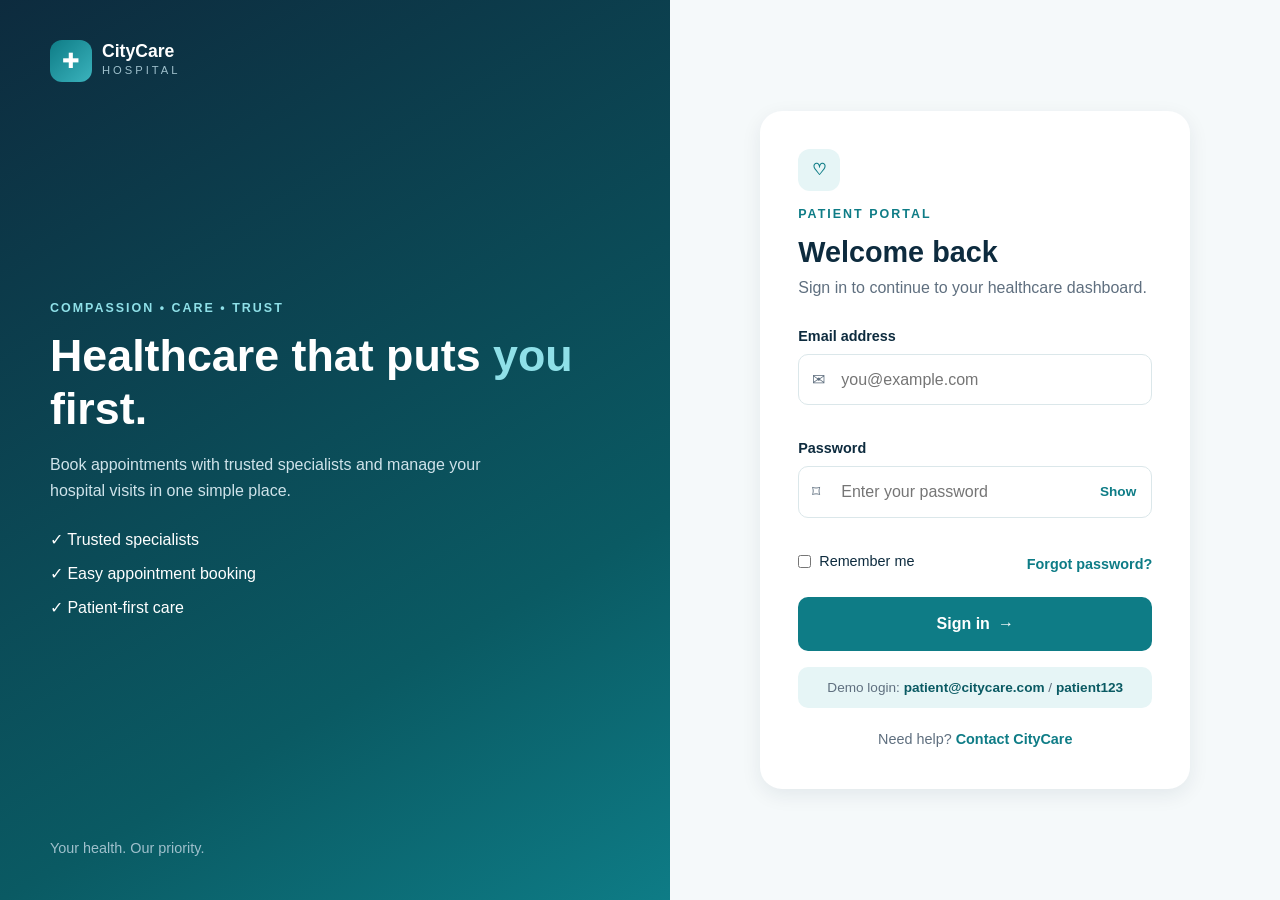
<file: index.html>
<!DOCTYPE html>
<html lang="en">
<head>
  <meta charset="UTF-8">
  <meta name="viewport" content="width=device-width, initial-scale=1.0">
  <meta name="description" content="CityCare Hospital - Hospital Care Management System">
  <title>CityCare Hospital | Login</title>
  <link rel="stylesheet" href="css/style.css">
</head>
<body class="auth-page">
  <main class="auth-shell">
    <section class="auth-visual">
      <div class="brand">
        <div class="brand-mark">✚</div>
        <div><strong>CityCare</strong><span>Hospital</span></div>
      </div>
      <div class="visual-copy">
        <p class="eyebrow">COMPASSION • CARE • TRUST</p>
        <h1>Healthcare that puts <em>you</em> first.</h1>
        <p>Book appointments with trusted specialists and manage your hospital visits in one simple place.</p>
        <div class="care-points">
          <span>✓ Trusted specialists</span>
          <span>✓ Easy appointment booking</span>
          <span>✓ Patient-first care</span>
        </div>
      </div>
      <div class="visual-note">Your health. Our priority.</div>
    </section>

    <section class="auth-card-wrap">
      <div class="auth-card">
        <div class="mobile-brand brand">
          <div class="brand-mark">✚</div>
          <div><strong>CityCare</strong><span>Hospital</span></div>
        </div>
        <div class="auth-heading">
          <span class="mini-icon">♡</span>
          <p class="eyebrow">PATIENT PORTAL</p>
          <h2>Welcome back</h2>
          <p>Sign in to continue to your healthcare dashboard.</p>
        </div>

        <form id="loginForm" novalidate>
          <label for="email">Email address</label>
          <div class="input-wrap">
            <span>✉</span>
            <input id="email" type="email" placeholder="you@example.com" autocomplete="email" required>
          </div>
          <small class="field-error" id="emailError"></small>

          <label for="password">Password</label>
          <div class="input-wrap">
            <span>⌑</span>
            <input id="password" type="password" placeholder="Enter your password" autocomplete="current-password" required>
            <button type="button" class="icon-btn" id="togglePassword" aria-label="Show password">Show</button>
          </div>
          <small class="field-error" id="passwordError"></small>

          <div class="form-row">
            <label class="check"><input type="checkbox" id="remember"> <span>Remember me</span></label>
            <a href="#" id="forgotLink">Forgot password?</a>
          </div>

          <button class="btn btn-primary btn-full" type="submit">Sign in <span>→</span></button>
          <p class="demo-hint">Demo login: <b>patient@citycare.com</b> / <b>patient123</b></p>
          <div class="login-status" id="loginStatus" role="status"></div>
        </form>

        <p class="auth-footer">Need help? <a href="contact.html">Contact CityCare</a></p>
      </div>
    </section>
  </main>
  <script src="js/script.js"></script>
</body>
</html>
</file>
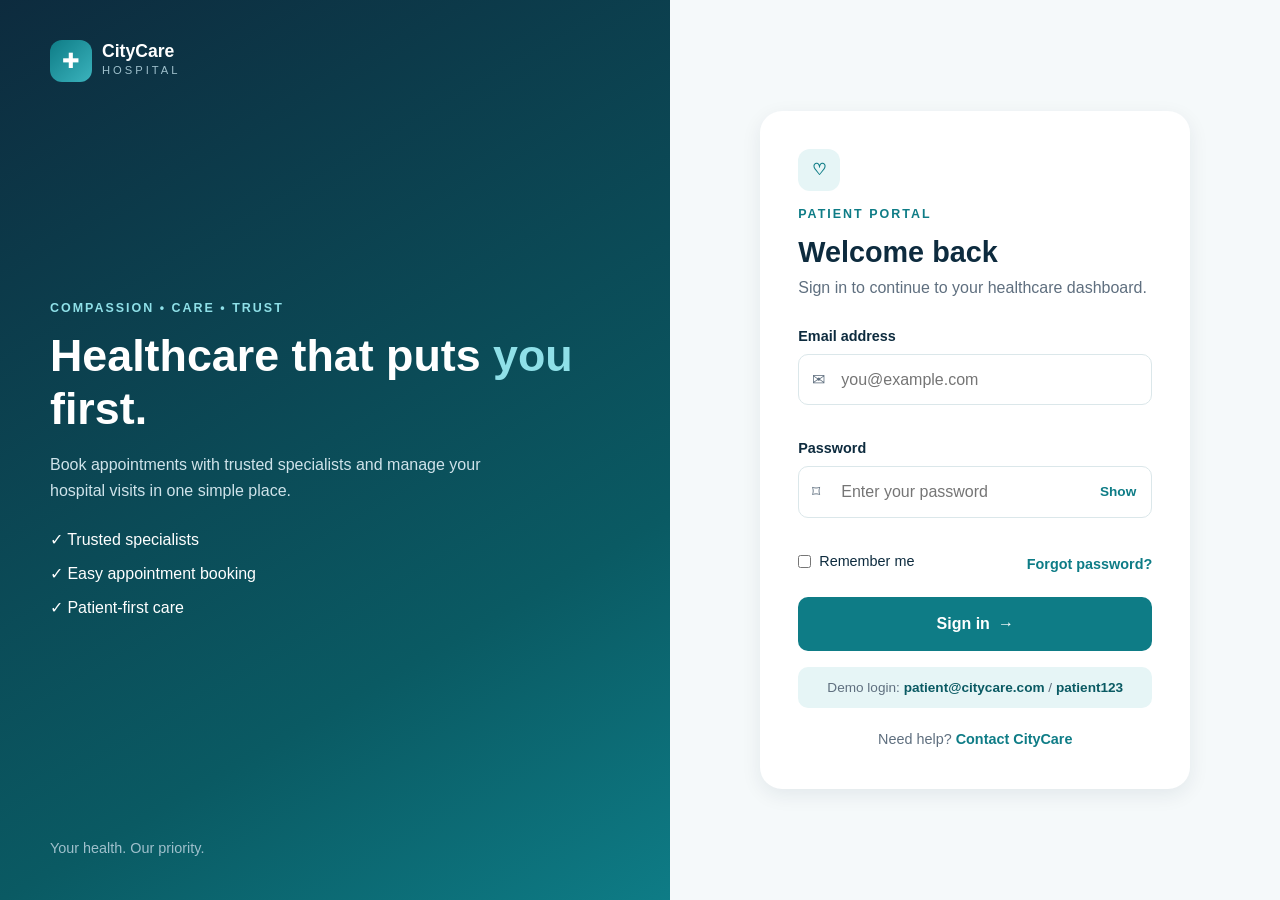
<file: about.html>
<!DOCTYPE html>
<html lang="en"><head><meta charset="UTF-8"><meta name="viewport" content="width=device-width,initial-scale=1.0"><title>CityCare Hospital | About</title><link rel="stylesheet" href="css/style.css"></head>
<body>
<header class="site-header"><a class="brand" href="home.html"><div class="brand-mark">✚</div><div><strong>CityCare</strong><span>Hospital</span></div></a><button class="menu-toggle">☰</button><nav class="main-nav"><a href="home.html">Home</a><a class="active" href="about.html">About</a><a href="doctors.html">Doctors</a><a href="departments.html">Departments</a><a href="appointment.html">Appointments</a><a href="contact.html">Contact</a><a class="nav-login" href="index.html">Sign out</a></nav></header>
<main>
<section class="page-hero"><p class="eyebrow">ABOUT CITYCARE</p><h1>Healthcare built around <span>people.</span></h1><p>We bring trusted specialists, modern facilities and a patient-first approach together under one roof.</p></section>
<section class="section two-col"><div><p class="eyebrow">OUR STORY</p><h2>Here for your health, every step of the way.</h2><p>CityCare Hospital is a patient-focused healthcare centre created to make quality medical care easier to access. From routine consultations to specialist care, our teams work together to make every visit clear, comfortable and respectful.</p><p>Our hospital combines experienced clinicians with thoughtful service so patients and families can focus on what matters most: getting well.</p></div><div class="about-stats"><div><b>25+</b><span>Specialists</span></div><div><b>10k+</b><span>Patients</span></div><div><b>15</b><span>Years of care</span></div><div><b>24/7</b><span>Emergency support</span></div></div></section>
<section class="section values"><div class="section-heading"><div><p class="eyebrow">WHAT GUIDES US</p><h2>Our mission & vision</h2></div></div><div class="value-grid"><article><span>01</span><h3>Mission</h3><p>To provide accessible, compassionate and reliable healthcare while treating every patient with dignity.</p></article><article><span>02</span><h3>Vision</h3><p>To create a healthier community where quality medical care is simple to find and easy to navigate.</p></article><article><span>03</span><h3>Our promise</h3><p>Clear communication, respectful care and a smoother experience from appointment to recovery.</p></article></div></section>
<section class="section service-strip"><p class="eyebrow">OUR SERVICES</p><div class="service-list"><span>Outpatient consultations</span><span>Diagnostic support</span><span>Specialist care</span><span>Emergency services</span><span>Preventive healthcare</span></div></section>
</main><footer class="site-footer"><div class="footer-grid"><div><a class="brand" href="home.html"><div class="brand-mark">✚</div><div><strong>CityCare</strong><span>Hospital</span></div></a><p>Compassionate healthcare, made easier. Trusted specialists, clear communication and care that puts patients first.</p></div><div><b>Quick links</b><a href="home.html">Home</a><a href="about.html">About us</a><a href="doctors.html">Doctors</a><a href="departments.html">Departments</a><a href="appointment.html">Appointments</a><a href="contact.html">Contact</a></div><div><b>Departments</b><a href="appointment.html?department=Cardiology">Cardiology</a><a href="appointment.html?department=Neurology">Neurology</a><a href="appointment.html?department=Orthopedics">Orthopedics</a><a href="appointment.html?department=Pediatrics">Pediatrics</a><a href="appointment.html?department=Dermatology">Dermatology</a><a href="appointment.html?department=General%20Medicine">General Medicine</a></div><div><b>Contact</b><span>21 Health Avenue, Ahmedabad, Gujarat</span><a href="tel:1800123456">1800 123 456</a><a href="mailto:care@citycare.com">care@citycare.com</a><span>Emergency: open 24/7</span><span>OPD: Mon–Sat, 8:30 AM – 7:00 PM</span></div></div><div class="footer-bottom"><span>&copy; 2026 CityCare Hospital. All rights reserved.</span><span>College minor project demo</span></div></footer><script src="js/script.js"></script></body></html>
</file>
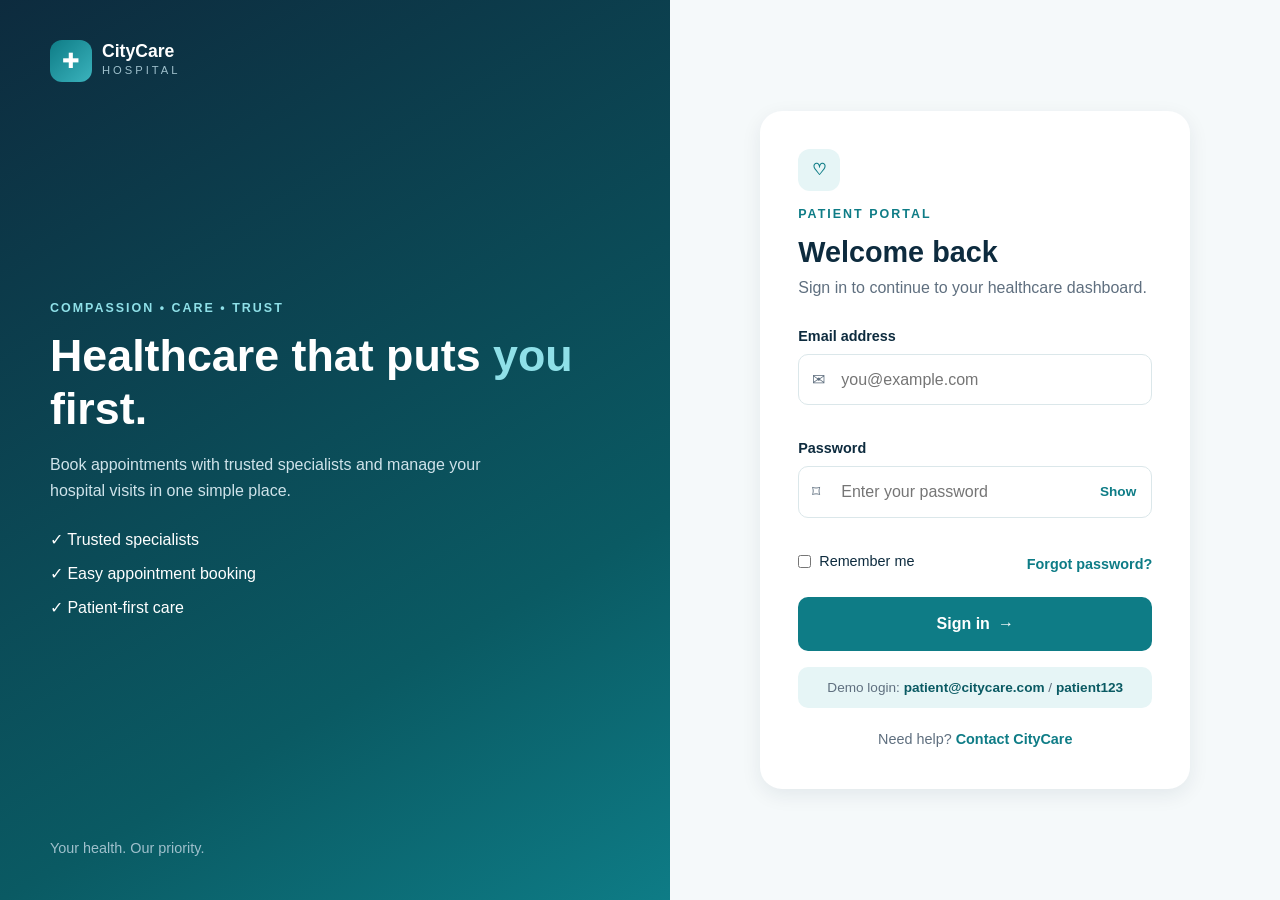
<file: appointment.html>
<!DOCTYPE html>
<html lang="en"><head><meta charset="UTF-8"><meta name="viewport" content="width=device-width,initial-scale=1.0"><title>CityCare Hospital | Appointment</title><link rel="stylesheet" href="css/style.css"></head>
<body>
<header class="site-header"><a class="brand" href="home.html"><div class="brand-mark">✚</div><div><strong>CityCare</strong><span>Hospital</span></div></a><button class="menu-toggle">☰</button><nav class="main-nav"><a href="home.html">Home</a><a href="about.html">About</a><a href="doctors.html">Doctors</a><a href="departments.html">Departments</a><a class="active" href="appointment.html">Appointments</a><a href="contact.html">Contact</a><a class="nav-login" href="index.html">Sign out</a></nav></header>
<main>
<section class="page-hero compact"><p class="eyebrow">APPOINTMENT BOOKING</p><h1>Make time for your <span>health.</span></h1><p>Choose a specialist, date and time. Your appointment details are saved for this demo.</p></section>
<section class="section appointment-layout">
<div class="booking-card"><div class="form-title"><span class="mini-icon">01</span><div><h2>Patient details</h2><p>Tell us a little about your visit.</p></div></div>
<form id="appointmentForm" novalidate>
<div class="form-grid"><div><label for="patientName">Patient name</label><input id="patientName" required placeholder="Full name"></div><div><label for="age">Age</label><input id="age" type="number" min="1" max="120" required placeholder="Age"></div><div><label for="gender">Gender</label><select id="gender" required><option value="">Select gender</option><option>Female</option><option>Male</option><option>Other</option></select></div><div><label for="phone">Contact number</label><input id="phone" type="tel" required placeholder="10-digit number"></div><div><label for="department">Department</label><select id="department" required><option value="">Select department</option><option>Cardiology</option><option>Neurology</option><option>Orthopedics</option><option>Pediatrics</option><option>Dermatology</option><option>General Medicine</option></select></div><div><label for="doctor">Doctor</label><select id="doctor" required><option value="">Select doctor</option><option data-dept="Cardiology">Dr. Aarav Mehta</option><option data-dept="Neurology">Dr. Meera Kapoor</option><option data-dept="Orthopedics">Dr. Rohan Shah</option><option data-dept="Pediatrics">Dr. Ishita Rao</option><option data-dept="Dermatology">Dr. Nisha Patel</option><option data-dept="General Medicine">Dr. Kabir Joshi</option></select></div><div><label for="date">Appointment date</label><input id="date" type="date" required></div><div><label for="time">Appointment time</label><select id="time" required><option value="">Select time</option><option>09:00 AM</option><option>10:00 AM</option><option>11:00 AM</option><option>12:00 PM</option><option>01:00 PM</option><option>04:00 PM</option><option>05:00 PM</option><option>06:00 PM</option></select></div></div>
<label for="reason">Reason for visit</label><textarea id="reason" rows="4" placeholder="Briefly describe your reason for consultation"></textarea>
<label class="check consent"><input type="checkbox" id="consent" required><span>I confirm that the information provided is correct.</span></label>
<button class="btn btn-primary" type="submit">Confirm appointment <span>→</span></button><div class="form-status" id="appointmentStatus"></div>
</form></div>
<aside class="booking-side"><div><p class="eyebrow">HOW IT WORKS</p><h3>Simple, from start to finish.</h3><ol><li><b>Choose your care</b><span>Select a department and doctor.</span></li><li><b>Pick a time</b><span>Choose a convenient date and slot.</span></li><li><b>Confirm</b><span>Receive your booking reference instantly.</span></li></ol></div><div class="side-call"><b>Need help booking?</b><span>1800 123 456</span></div></aside>
</section>
<section class="section" id="myAppointments"><div class="section-heading"><div><p class="eyebrow">YOUR BOOKINGS</p><h2>Appointments booked on this device</h2></div></div><div class="appt-list" id="appointmentList"></div></section>
</main><footer class="site-footer"><div class="footer-grid"><div><a class="brand" href="home.html"><div class="brand-mark">✚</div><div><strong>CityCare</strong><span>Hospital</span></div></a><p>Compassionate healthcare, made easier. Trusted specialists, clear communication and care that puts patients first.</p></div><div><b>Quick links</b><a href="home.html">Home</a><a href="about.html">About us</a><a href="doctors.html">Doctors</a><a href="departments.html">Departments</a><a href="appointment.html">Appointments</a><a href="contact.html">Contact</a></div><div><b>Departments</b><a href="appointment.html?department=Cardiology">Cardiology</a><a href="appointment.html?department=Neurology">Neurology</a><a href="appointment.html?department=Orthopedics">Orthopedics</a><a href="appointment.html?department=Pediatrics">Pediatrics</a><a href="appointment.html?department=Dermatology">Dermatology</a><a href="appointment.html?department=General%20Medicine">General Medicine</a></div><div><b>Contact</b><span>21 Health Avenue, Ahmedabad, Gujarat</span><a href="tel:1800123456">1800 123 456</a><a href="mailto:care@citycare.com">care@citycare.com</a><span>Emergency: open 24/7</span><span>OPD: Mon–Sat, 8:30 AM – 7:00 PM</span></div></div><div class="footer-bottom"><span>&copy; 2026 CityCare Hospital. All rights reserved.</span><span>College minor project demo</span></div></footer><script src="js/script.js"></script></body></html>
</file>
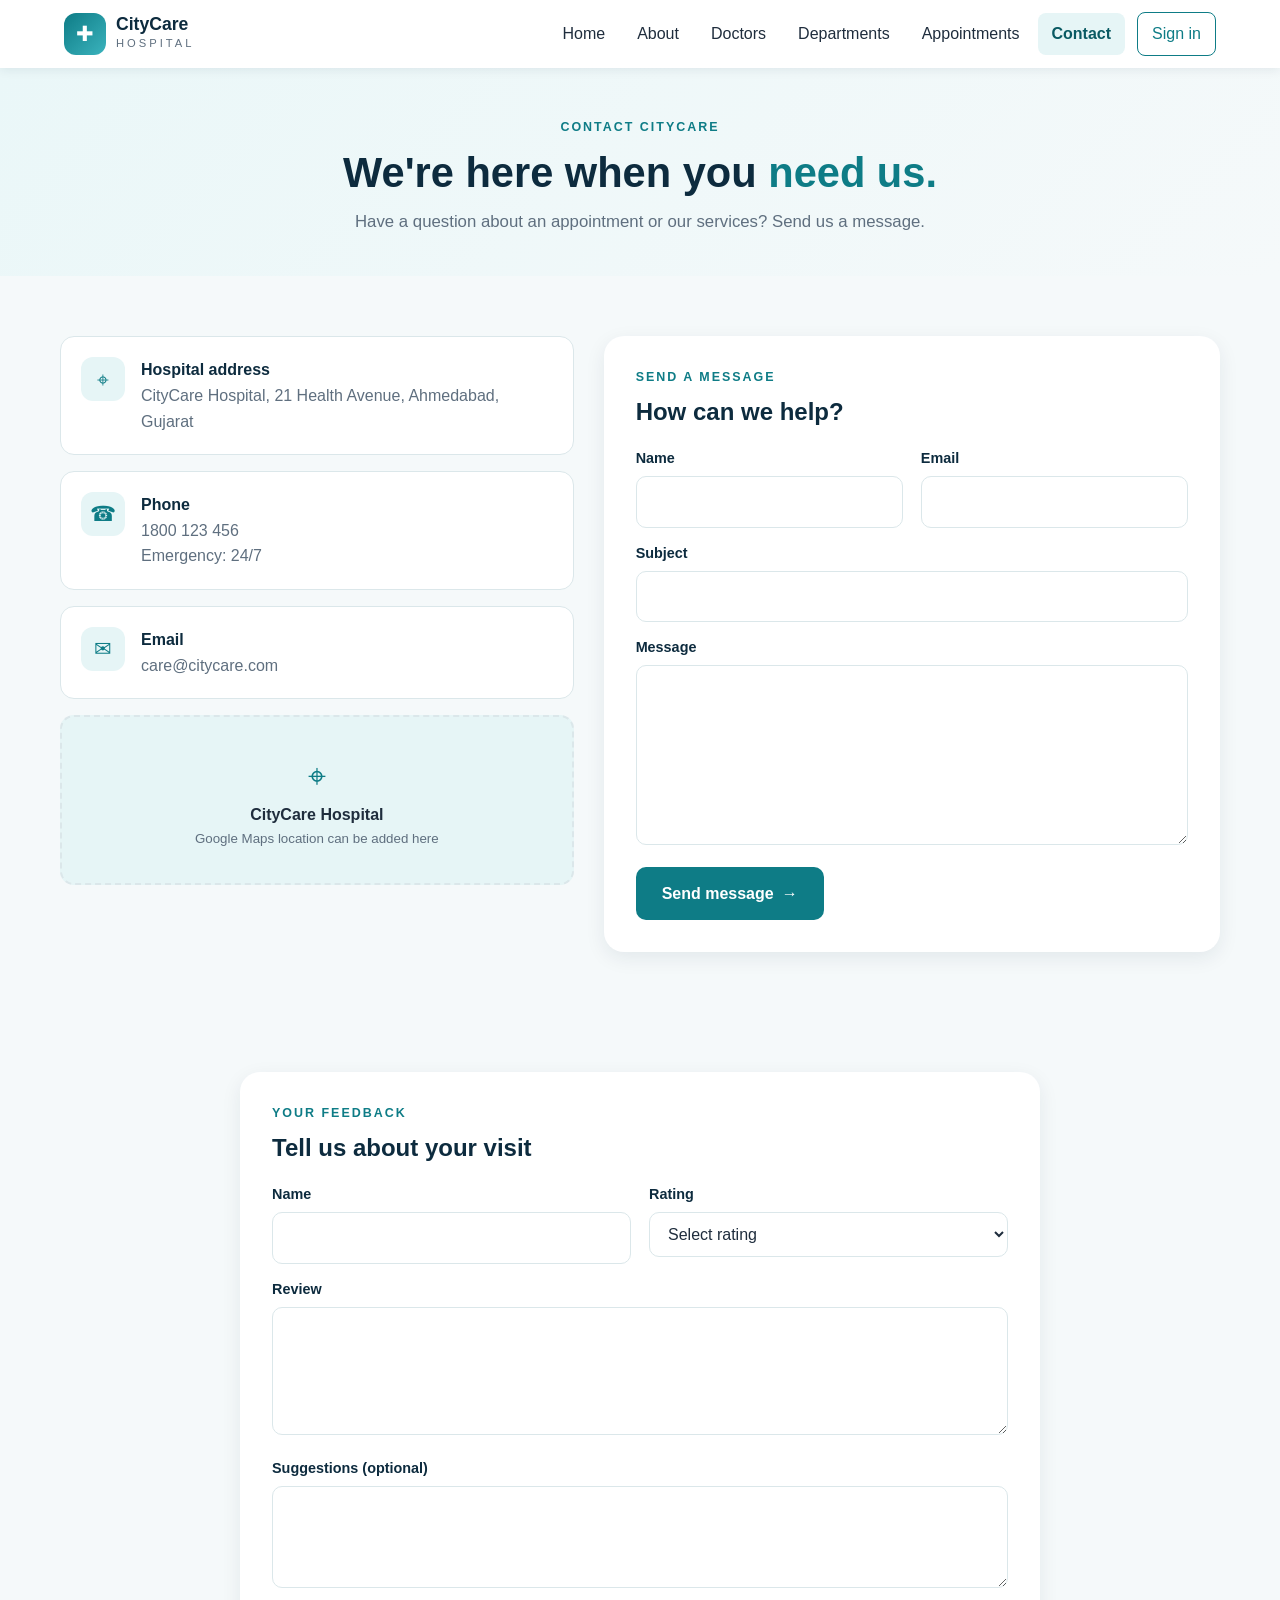
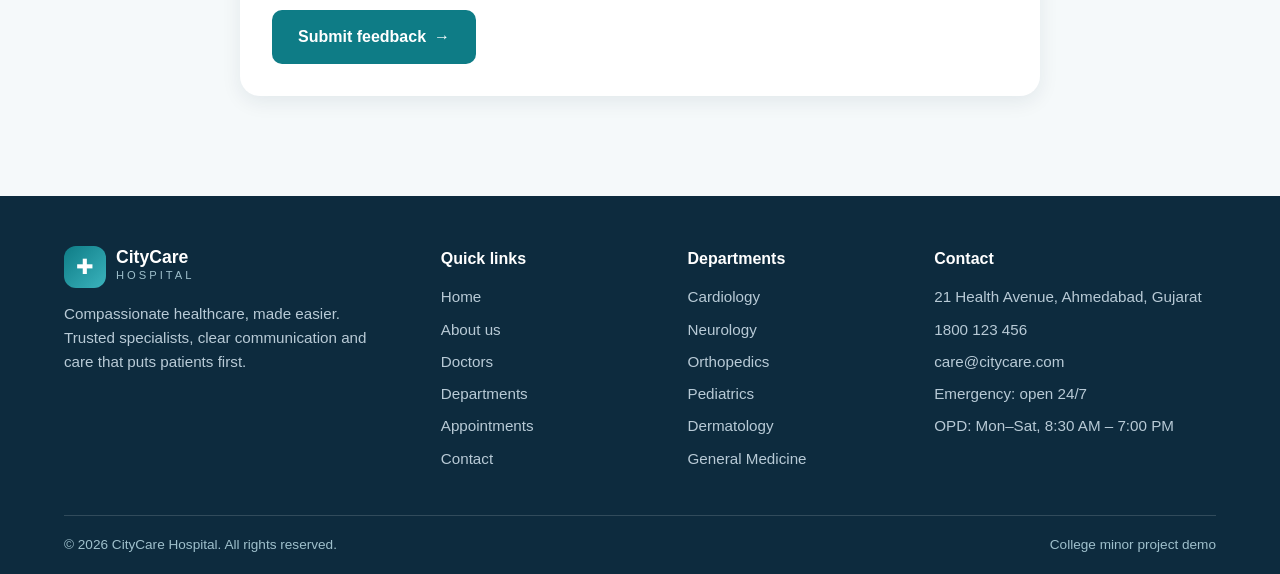
<file: contact.html>
<!DOCTYPE html>
<html lang="en"><head><meta charset="UTF-8"><meta name="viewport" content="width=device-width,initial-scale=1.0"><title>CityCare Hospital | Contact</title><link rel="stylesheet" href="css/style.css"></head>
<body>
<header class="site-header"><a class="brand" href="home.html"><div class="brand-mark">✚</div><div><strong>CityCare</strong><span>Hospital</span></div></a><button class="menu-toggle">☰</button><nav class="main-nav"><a href="home.html">Home</a><a href="about.html">About</a><a href="doctors.html">Doctors</a><a href="departments.html">Departments</a><a href="appointment.html">Appointments</a><a class="active" href="contact.html">Contact</a><a class="nav-login" href="index.html">Sign out</a></nav></header>
<main><section class="page-hero compact"><p class="eyebrow">CONTACT CITYCARE</p><h1>We're here when you <span>need us.</span></h1><p>Have a question about an appointment or our services? Send us a message.</p></section>
<section class="section contact-layout"><div class="contact-info"><div class="contact-item"><span>⌖</span><div><b>Hospital address</b><p>CityCare Hospital, 21 Health Avenue, Ahmedabad, Gujarat</p></div></div><div class="contact-item"><span>☎</span><div><b>Phone</b><p>1800 123 456<br>Emergency: 24/7</p></div></div><div class="contact-item"><span>✉</span><div><b>Email</b><p>care@citycare.com</p></div></div><div class="map-placeholder"><span>⌖</span><b>CityCare Hospital</b><small>Google Maps location can be added here</small></div></div>
<div class="contact-form card"><p class="eyebrow">SEND A MESSAGE</p><h2>How can we help?</h2><form id="contactForm"><div class="form-grid"><div><label for="contactName">Name</label><input id="contactName" required></div><div><label for="contactEmail">Email</label><input id="contactEmail" type="email" required></div></div><label for="contactSubject">Subject</label><input id="contactSubject" required><label for="contactMessage">Message</label><textarea id="contactMessage" rows="6" required></textarea><button class="btn btn-primary" type="submit">Send message <span>→</span></button><div class="form-status" id="contactStatus"></div></form></div></section>
<section class="section"><div class="contact-form card feedback-card"><p class="eyebrow">YOUR FEEDBACK</p><h2>Tell us about your visit</h2><form id="feedbackForm"><div class="form-grid"><div><label for="fbName">Name</label><input id="fbName" required></div><div><label for="fbRating">Rating</label><select id="fbRating" required><option value="">Select rating</option><option value="5">5 - Excellent</option><option value="4">4 - Good</option><option value="3">3 - Average</option><option value="2">2 - Poor</option><option value="1">1 - Very poor</option></select></div></div><label for="fbReview">Review</label><textarea id="fbReview" rows="4" required></textarea><label for="fbSuggestion">Suggestions (optional)</label><textarea id="fbSuggestion" rows="3"></textarea><button class="btn btn-primary" type="submit">Submit feedback <span>→</span></button><div class="form-status" id="feedbackStatus"></div></form></div></section></main>
<footer class="site-footer"><div class="footer-grid"><div><a class="brand" href="home.html"><div class="brand-mark">✚</div><div><strong>CityCare</strong><span>Hospital</span></div></a><p>Compassionate healthcare, made easier. Trusted specialists, clear communication and care that puts patients first.</p></div><div><b>Quick links</b><a href="home.html">Home</a><a href="about.html">About us</a><a href="doctors.html">Doctors</a><a href="departments.html">Departments</a><a href="appointment.html">Appointments</a><a href="contact.html">Contact</a></div><div><b>Departments</b><a href="appointment.html?department=Cardiology">Cardiology</a><a href="appointment.html?department=Neurology">Neurology</a><a href="appointment.html?department=Orthopedics">Orthopedics</a><a href="appointment.html?department=Pediatrics">Pediatrics</a><a href="appointment.html?department=Dermatology">Dermatology</a><a href="appointment.html?department=General%20Medicine">General Medicine</a></div><div><b>Contact</b><span>21 Health Avenue, Ahmedabad, Gujarat</span><a href="tel:1800123456">1800 123 456</a><a href="mailto:care@citycare.com">care@citycare.com</a><span>Emergency: open 24/7</span><span>OPD: Mon–Sat, 8:30 AM – 7:00 PM</span></div></div><div class="footer-bottom"><span>&copy; 2026 CityCare Hospital. All rights reserved.</span><span>College minor project demo</span></div></footer><script src="js/script.js"></script></body></html>
</file>
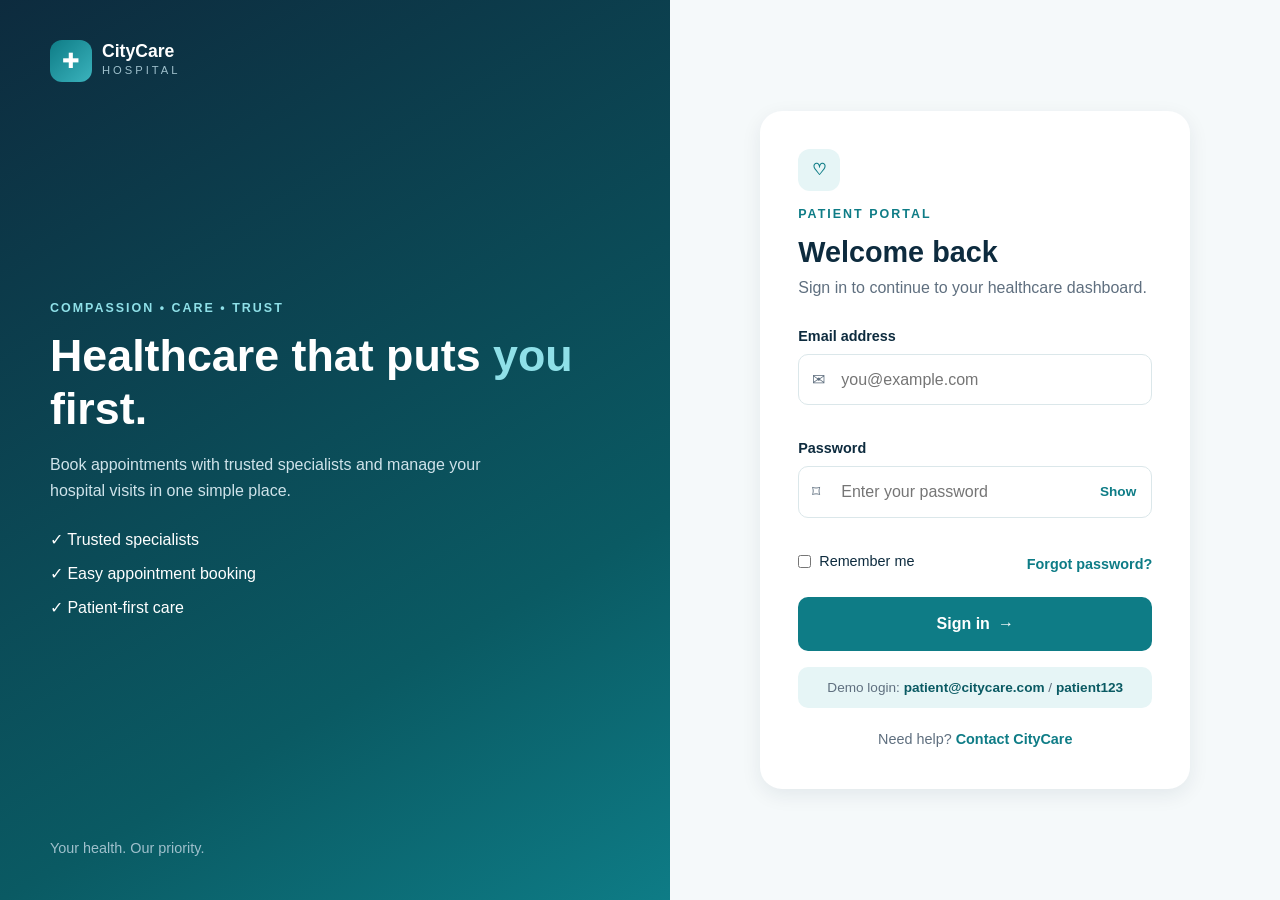
<file: departments.html>
<!DOCTYPE html>
<html lang="en"><head><meta charset="UTF-8"><meta name="viewport" content="width=device-width,initial-scale=1.0"><title>CityCare Hospital | Departments</title><link rel="stylesheet" href="css/style.css"></head>
<body>
<header class="site-header"><a class="brand" href="home.html"><div class="brand-mark">✚</div><div><strong>CityCare</strong><span>Hospital</span></div></a><button class="menu-toggle">☰</button><nav class="main-nav"><a href="home.html">Home</a><a href="about.html">About</a><a href="doctors.html">Doctors</a><a class="active" href="departments.html">Departments</a><a href="appointment.html">Appointments</a><a href="contact.html">Contact</a><a class="nav-login" href="index.html">Sign out</a></nav></header>
<main><section class="page-hero compact"><p class="eyebrow">SPECIALIST DEPARTMENTS</p><h1>Find the right <span>care team.</span></h1><p>Explore our core departments and book an appointment with a specialist.</p></section>
<section class="section"><div class="department-grid">
<article class="department"><span class="dept-icon">♡</span><p>01</p><h2>Cardiology</h2><p>Care for heart and circulation concerns, preventive checks and ongoing cardiac health.</p><a href="appointment.html?department=Cardiology">Find a cardiologist →</a></article>
<article class="department"><span class="dept-icon">◉</span><p>02</p><h2>Neurology</h2><p>Specialist evaluation and care for the brain, nerves and nervous system.</p><a href="appointment.html?department=Neurology">Find a neurologist →</a></article>
<article class="department"><span class="dept-icon">⌁</span><p>03</p><h2>Orthopedics</h2><p>Support for bones, joints, muscles, movement and musculoskeletal health.</p><a href="appointment.html?department=Orthopedics">Find an orthopedist →</a></article>
<article class="department"><span class="dept-icon">☆</span><p>04</p><h2>Pediatrics</h2><p>Dedicated healthcare for infants, children and adolescents in a friendly environment.</p><a href="appointment.html?department=Pediatrics">Find a pediatrician →</a></article>
<article class="department"><span class="dept-icon">✦</span><p>05</p><h2>Dermatology</h2><p>Diagnosis and care for skin, hair and nail conditions with personalized guidance.</p><a href="appointment.html?department=Dermatology">Find a dermatologist →</a></article>
<article class="department"><span class="dept-icon">✚</span><p>06</p><h2>General Medicine</h2><p>First-line medical care, health concerns, routine consultations and prevention.</p><a href="appointment.html?department=General%20Medicine">Find a physician →</a></article>
</div></section></main><footer class="site-footer"><div class="footer-grid"><div><a class="brand" href="home.html"><div class="brand-mark">✚</div><div><strong>CityCare</strong><span>Hospital</span></div></a><p>Compassionate healthcare, made easier. Trusted specialists, clear communication and care that puts patients first.</p></div><div><b>Quick links</b><a href="home.html">Home</a><a href="about.html">About us</a><a href="doctors.html">Doctors</a><a href="departments.html">Departments</a><a href="appointment.html">Appointments</a><a href="contact.html">Contact</a></div><div><b>Departments</b><a href="appointment.html?department=Cardiology">Cardiology</a><a href="appointment.html?department=Neurology">Neurology</a><a href="appointment.html?department=Orthopedics">Orthopedics</a><a href="appointment.html?department=Pediatrics">Pediatrics</a><a href="appointment.html?department=Dermatology">Dermatology</a><a href="appointment.html?department=General%20Medicine">General Medicine</a></div><div><b>Contact</b><span>21 Health Avenue, Ahmedabad, Gujarat</span><a href="tel:1800123456">1800 123 456</a><a href="mailto:care@citycare.com">care@citycare.com</a><span>Emergency: open 24/7</span><span>OPD: Mon–Sat, 8:30 AM – 7:00 PM</span></div></div><div class="footer-bottom"><span>&copy; 2026 CityCare Hospital. All rights reserved.</span><span>College minor project demo</span></div></footer><script src="js/script.js"></script></body></html>
</file>
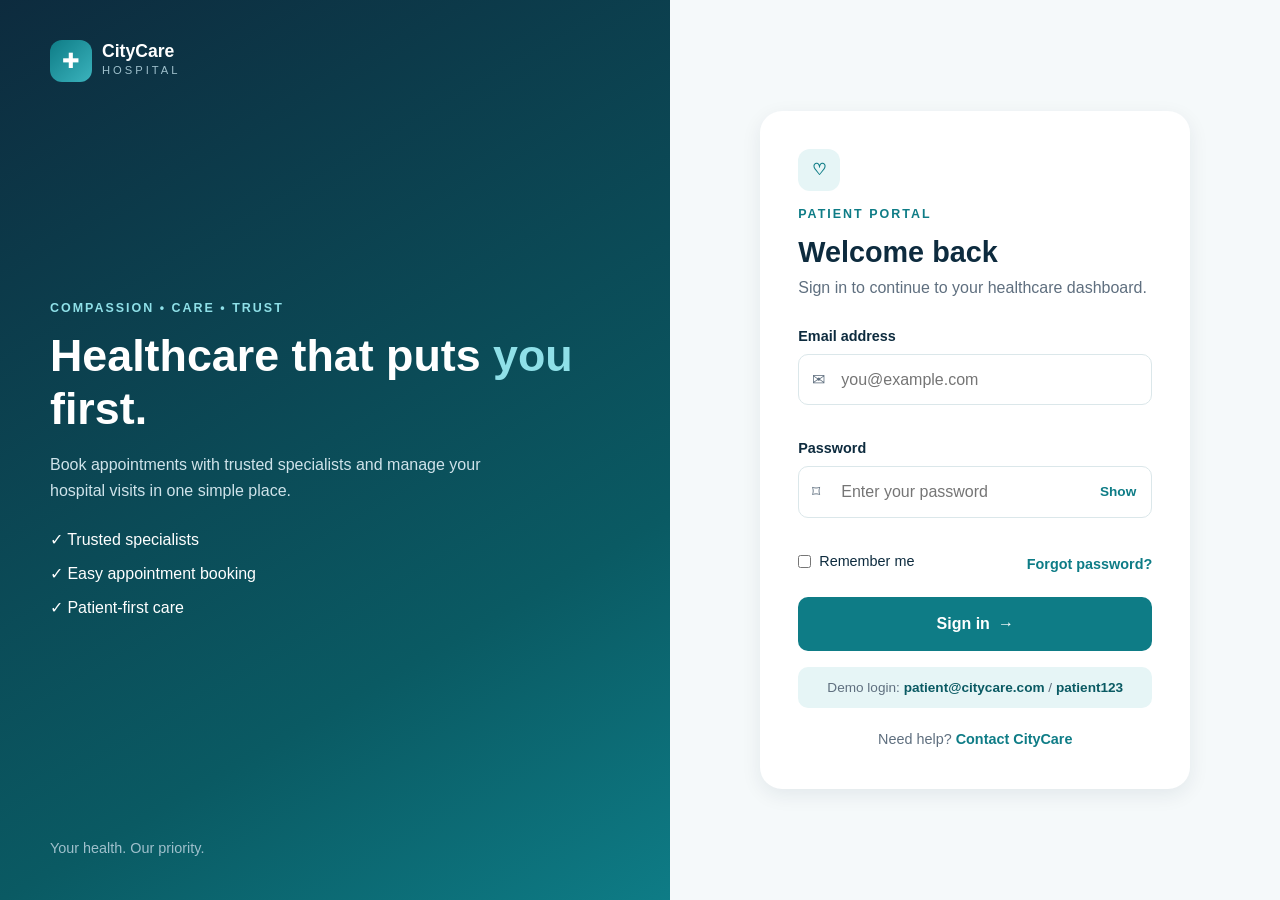
<file: doctors.html>
<!DOCTYPE html>
<html lang="en"><head><meta charset="UTF-8"><meta name="viewport" content="width=device-width,initial-scale=1.0"><title>CityCare Hospital | Doctors</title><link rel="stylesheet" href="css/style.css"></head>
<body>
<header class="site-header"><a class="brand" href="home.html"><div class="brand-mark">✚</div><div><strong>CityCare</strong><span>Hospital</span></div></a><button class="menu-toggle">☰</button><nav class="main-nav"><a href="home.html">Home</a><a href="about.html">About</a><a class="active" href="doctors.html">Doctors</a><a href="departments.html">Departments</a><a href="appointment.html">Appointments</a><a href="contact.html">Contact</a><a class="nav-login" href="index.html">Sign out</a></nav></header>
<main>
<section class="page-hero compact"><p class="eyebrow">OUR SPECIALISTS</p><h1>Meet the people behind <span>your care.</span></h1><p>Browse our specialists by name or department and book a consultation when it suits you.</p></section>
<section class="section"><div class="filter-bar"><input id="doctorSearch" type="search" placeholder="Search doctors..."><select id="doctorFilter"><option value="all">All departments</option><option>Cardiology</option><option>Neurology</option><option>Orthopedics</option><option>Pediatrics</option><option>Dermatology</option><option>General Medicine</option></select></div>
<div class="doctor-grid" id="doctorGrid">
<article class="doctor" data-name="Aarav Mehta" data-department="Cardiology"><div class="doctor-photo">👨‍⚕️</div><div class="doctor-info"><span>Cardiology</span><h3>Dr. Aarav Mehta</h3><p>MBBS, MD · 12 years experience</p><small>Mon–Fri · 10:00 AM–2:00 PM</small><a class="btn btn-small" href="appointment.html?doctor=Dr.%20Aarav%20Mehta&department=Cardiology">Book consultation</a></div></article>
<article class="doctor" data-name="Meera Kapoor" data-department="Neurology"><div class="doctor-photo">👩‍⚕️</div><div class="doctor-info"><span>Neurology</span><h3>Dr. Meera Kapoor</h3><p>MBBS, DM · 10 years experience</p><small>Mon–Sat · 11:00 AM–3:00 PM</small><a class="btn btn-small" href="appointment.html?doctor=Dr.%20Meera%20Kapoor&department=Neurology">Book consultation</a></div></article>
<article class="doctor" data-name="Rohan Shah" data-department="Orthopedics"><div class="doctor-photo">👨‍⚕️</div><div class="doctor-info"><span>Orthopedics</span><h3>Dr. Rohan Shah</h3><p>MBBS, MS · 14 years experience</p><small>Tue–Sat · 9:00 AM–1:00 PM</small><a class="btn btn-small" href="appointment.html?doctor=Dr.%20Rohan%20Shah&department=Orthopedics">Book consultation</a></div></article>
<article class="doctor" data-name="Ishita Rao" data-department="Pediatrics"><div class="doctor-photo">👩‍⚕️</div><div class="doctor-info"><span>Pediatrics</span><h3>Dr. Ishita Rao</h3><p>MBBS, DCH · 9 years experience</p><small>Mon–Fri · 4:00 PM–7:00 PM</small><a class="btn btn-small" href="appointment.html?doctor=Dr.%20Ishita%20Rao&department=Pediatrics">Book consultation</a></div></article>
<article class="doctor" data-name="Nisha Patel" data-department="Dermatology"><div class="doctor-photo">👩‍⚕️</div><div class="doctor-info"><span>Dermatology</span><h3>Dr. Nisha Patel</h3><p>MBBS, MD · 8 years experience</p><small>Mon–Sat · 10:00 AM–1:00 PM</small><a class="btn btn-small" href="appointment.html?doctor=Dr.%20Nisha%20Patel&department=Dermatology">Book consultation</a></div></article>
<article class="doctor" data-name="Kabir Joshi" data-department="General Medicine"><div class="doctor-photo">👨‍⚕️</div><div class="doctor-info"><span>General Medicine</span><h3>Dr. Kabir Joshi</h3><p>MBBS, MD · 11 years experience</p><small>Mon–Sat · 8:30 AM–12:30 PM</small><a class="btn btn-small" href="appointment.html?doctor=Dr.%20Kabir%20Joshi&department=General%20Medicine">Book consultation</a></div></article>
</div><p class="empty-state" id="doctorEmpty">No doctors match your search.</p></section>
</main><footer class="site-footer"><div class="footer-grid"><div><a class="brand" href="home.html"><div class="brand-mark">✚</div><div><strong>CityCare</strong><span>Hospital</span></div></a><p>Compassionate healthcare, made easier. Trusted specialists, clear communication and care that puts patients first.</p></div><div><b>Quick links</b><a href="home.html">Home</a><a href="about.html">About us</a><a href="doctors.html">Doctors</a><a href="departments.html">Departments</a><a href="appointment.html">Appointments</a><a href="contact.html">Contact</a></div><div><b>Departments</b><a href="appointment.html?department=Cardiology">Cardiology</a><a href="appointment.html?department=Neurology">Neurology</a><a href="appointment.html?department=Orthopedics">Orthopedics</a><a href="appointment.html?department=Pediatrics">Pediatrics</a><a href="appointment.html?department=Dermatology">Dermatology</a><a href="appointment.html?department=General%20Medicine">General Medicine</a></div><div><b>Contact</b><span>21 Health Avenue, Ahmedabad, Gujarat</span><a href="tel:1800123456">1800 123 456</a><a href="mailto:care@citycare.com">care@citycare.com</a><span>Emergency: open 24/7</span><span>OPD: Mon–Sat, 8:30 AM – 7:00 PM</span></div></div><div class="footer-bottom"><span>&copy; 2026 CityCare Hospital. All rights reserved.</span><span>College minor project demo</span></div></footer><script src="js/script.js"></script></body></html>
</file>
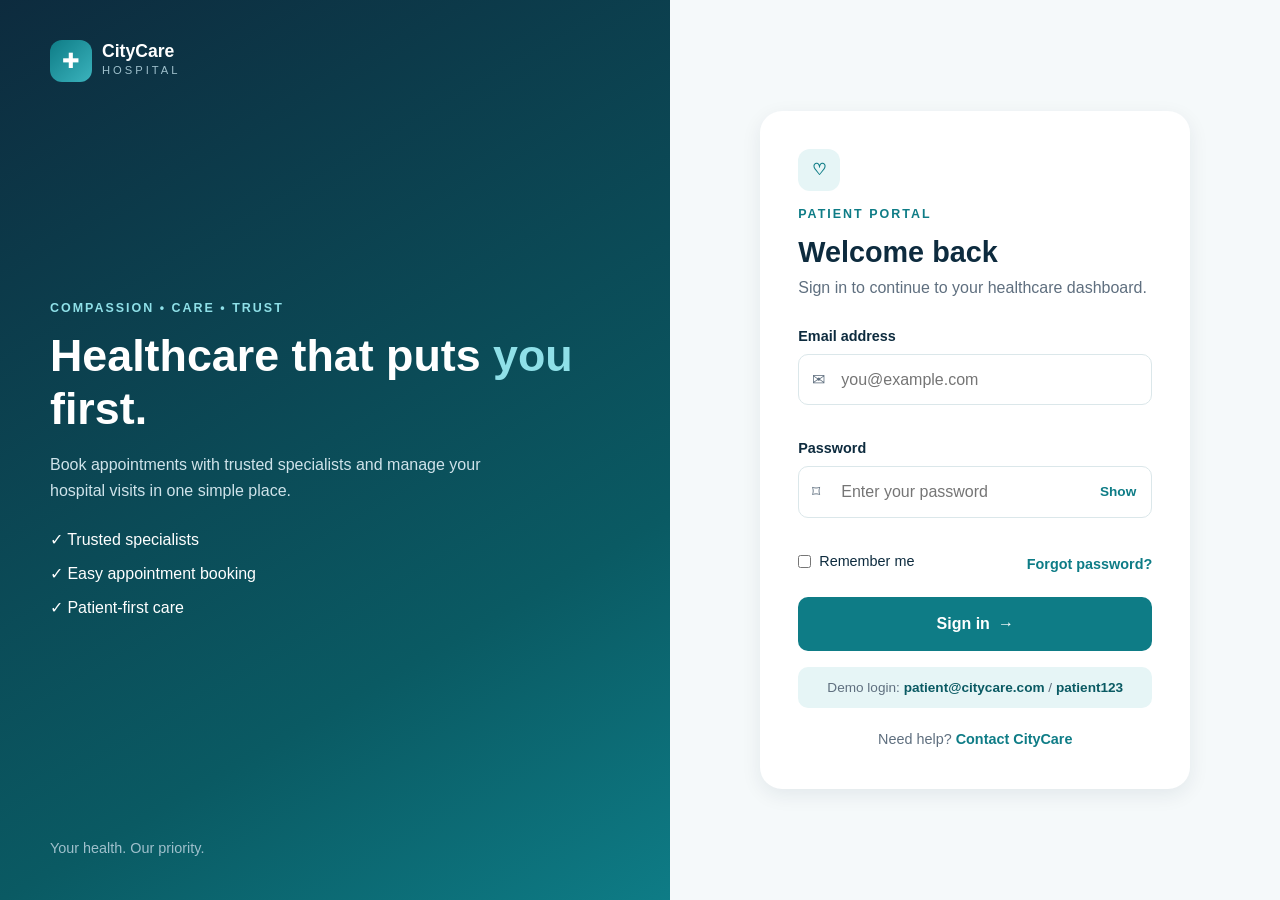
<file: home.html>
<!DOCTYPE html>
<html lang="en">
<head>
  <meta charset="UTF-8"><meta name="viewport" content="width=device-width, initial-scale=1.0">
  <title>CityCare Hospital | Home</title>
  <link rel="stylesheet" href="css/style.css">
</head>
<body>
<header class="site-header">
  <a class="brand" href="home.html"><div class="brand-mark">✚</div><div><strong>CityCare</strong><span>Hospital</span></div></a>
  <button class="menu-toggle" aria-label="Open menu">☰</button>
  <nav class="main-nav">
    <a class="active" href="home.html">Home</a><a href="about.html">About</a><a href="doctors.html">Doctors</a><a href="departments.html">Departments</a><a href="appointment.html">Appointments</a><a href="contact.html">Contact</a>
    <a class="nav-login" href="index.html">Sign out</a>
  </nav>
</header>

<main>
<section class="hero">
  <div class="hero-content">
    <p class="eyebrow">CARE YOU CAN COUNT ON</p>
    <h1>Better care begins with the <span>right appointment.</span></h1>
    <p>Connect with experienced specialists, choose a convenient time, and take the next step toward better health.</p>
    <div class="hero-actions"><a class="btn btn-primary" href="appointment.html">Book an appointment <span>→</span></a><a class="btn btn-ghost" href="doctors.html">Meet our doctors</a></div>
    <div class="trust-row"><div><b>25+</b><span>Specialists</span></div><div><b>10k+</b><span>Patients served</span></div><div><b>24/7</b><span>Emergency care</span></div></div>
  </div>
  <div class="hero-art">
    <div class="doctor-card floating"><span class="avatar">👩‍⚕️</span><div><b>Expert care</b><small>Available today</small></div><span class="online"></span></div>
    <div class="hero-circle"><div class="medical-cross">✚</div></div>
    <div class="appointment-card floating"><span class="tiny-icon">✓</span><div><b>Easy booking</b><small>In a few simple steps</small></div></div>
  </div>
</section>

<section class="section">
  <div class="section-heading"><div><p class="eyebrow">OUR SPECIALTIES</p><h2>Care for every stage of life</h2></div><a class="text-link" href="departments.html">View all departments →</a></div>
  <div class="specialty-grid">
    <a class="specialty" href="appointment.html?department=Cardiology"><span>♡</span><b>Cardiology</b><small>Heart & circulation</small></a>
    <a class="specialty" href="appointment.html?department=Neurology"><span>◉</span><b>Neurology</b><small>Brain & nervous system</small></a>
    <a class="specialty" href="appointment.html?department=Orthopedics"><span>⌁</span><b>Orthopedics</b><small>Bones & movement</small></a>
    <a class="specialty" href="appointment.html?department=Pediatrics"><span>☆</span><b>Pediatrics</b><small>Children's health</small></a>
    <a class="specialty" href="appointment.html?department=Dermatology"><span>✦</span><b>Dermatology</b><small>Skin & hair</small></a>
    <a class="specialty" href="appointment.html?department=General%20Medicine"><span>✚</span><b>General Medicine</b><small>Everyday healthcare</small></a>
  </div>
</section>

<section class="emergency-banner">
  <div><span class="emergency-icon">+</span><div><b>Need urgent medical attention?</b><p>Our emergency team is available around the clock.</p></div></div>
  <a class="btn btn-light" href="tel:+911800123456">Call emergency · 1800 123 456</a>
</section>

<section class="section testimonial-section">
  <div class="section-heading centered"><div><p class="eyebrow">PATIENT STORIES</p><h2>Care that feels personal</h2></div></div>
  <div class="testimonial"><div class="quote">“</div><p>The appointment process was simple, the doctor was attentive, and the whole experience felt genuinely caring.</p><div class="person"><span>AS</span><div><b>Ananya Shah</b><small>CityCare patient</small></div></div></div>
</section>
</main>

<footer class="site-footer"><div class="footer-grid"><div><a class="brand" href="home.html"><div class="brand-mark">✚</div><div><strong>CityCare</strong><span>Hospital</span></div></a><p>Compassionate healthcare, made easier. Trusted specialists, clear communication and care that puts patients first.</p></div><div><b>Quick links</b><a href="home.html">Home</a><a href="about.html">About us</a><a href="doctors.html">Doctors</a><a href="departments.html">Departments</a><a href="appointment.html">Appointments</a><a href="contact.html">Contact</a></div><div><b>Departments</b><a href="appointment.html?department=Cardiology">Cardiology</a><a href="appointment.html?department=Neurology">Neurology</a><a href="appointment.html?department=Orthopedics">Orthopedics</a><a href="appointment.html?department=Pediatrics">Pediatrics</a><a href="appointment.html?department=Dermatology">Dermatology</a><a href="appointment.html?department=General%20Medicine">General Medicine</a></div><div><b>Contact</b><span>21 Health Avenue, Ahmedabad, Gujarat</span><a href="tel:1800123456">1800 123 456</a><a href="mailto:care@citycare.com">care@citycare.com</a><span>Emergency: open 24/7</span><span>OPD: Mon–Sat, 8:30 AM – 7:00 PM</span></div></div><div class="footer-bottom"><span>&copy; 2026 CityCare Hospital. All rights reserved.</span><span>College minor project demo</span></div></footer>
<script src="js/script.js"></script>
</body>
</html>
</file>
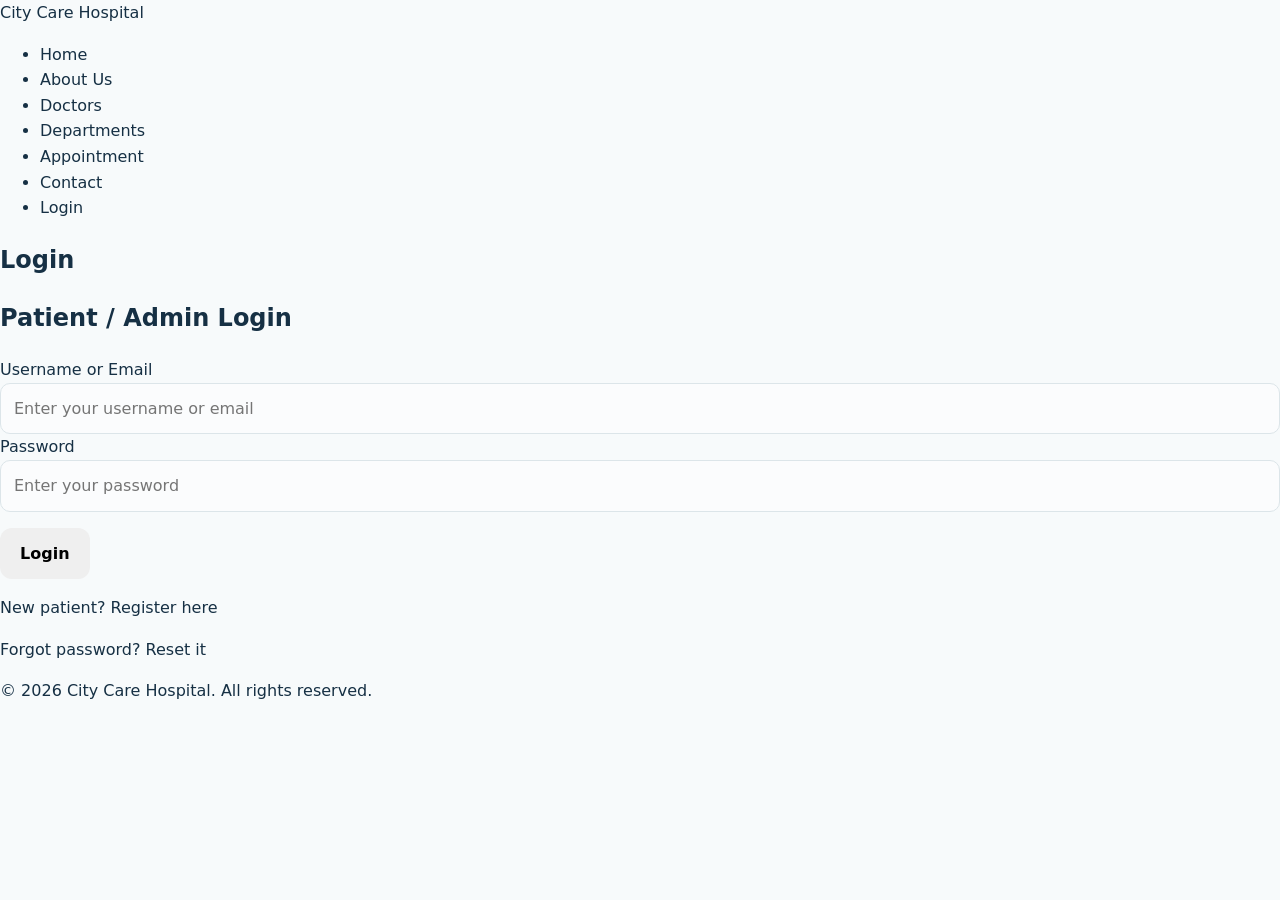
<file: login.html>
<!DOCTYPE html>
<html lang="en">
<head>
<meta charset="UTF-8">
<meta name="viewport" content="width=device-width, initial-scale=1.0">
<title>Login - City Care Hospital</title>
<link rel="stylesheet" href="style.css">
</head>
<body>

<header class="navbar">
  <div class="logo">City Care Hospital</div>
  <nav>
    <ul>
      <li><a href="index.html">Home</a></li>
      <li><a href="about.html">About Us</a></li>
      <li><a href="#">Doctors</a></li>
      <li><a href="#">Departments</a></li>
      <li><a href="#">Appointment</a></li>
      <li><a href="#">Contact</a></li>
      <li id="authLink"><a href="login.html">Login</a></li>
    </ul>
  </nav>
</header>

<section class="page-header">
  <h1>Login</h1>
</section>

<section class="login-section">
  <div class="login-box">
    <h2>Patient / Admin Login</h2>
    <form id="loginForm">
      <label for="username">Username or Email</label>
      <input type="text" id="username" name="username" placeholder="Enter your username or email" required>

      <label for="password">Password</label>
      <input type="password" id="password" name="password" placeholder="Enter your password" required>

      <p id="loginError" class="login-error"></p>

      <button type="submit" class="btn">Login</button>
    </form>
    <p class="login-note">New patient? <a href="#">Register here</a></p>
    <p class="login-note">Forgot password? <a href="#">Reset it</a></p>
  </div>
</section>

<footer>
  <p>&copy; 2026 City Care Hospital. All rights reserved.</p>
</footer>

<script>
  document.getElementById("loginForm").addEventListener("submit", function(e) {
    e.preventDefault();

    const username = document.getElementById("username").value.trim();
    const password = document.getElementById("password").value.trim();
    const errorBox = document.getElementById("loginError");

    if (username === "admin" && password === "1234") {
      localStorage.setItem("loggedIn", "true");
      window.location.href = "index.html";
    } else {
      errorBox.textContent = "Invalid username or password. Try again.";
    }
  });
</script>

<script>
  const authLink = document.getElementById("authLink");
  if (localStorage.getItem("loggedIn") === "true") {
    authLink.innerHTML = '<a href="#" id="logoutBtn">Logout</a>';
    document.getElementById("logoutBtn").addEventListener("click", function(e) {
      e.preventDefault();
      localStorage.removeItem("loggedIn");
      window.location.href = "login.html";
    });
  }
</script>

</body>
</html>
</file>
<file: css/style.css>
/* CityCare Hospital - main stylesheet */

:root {
  --primary: #0e7c86;
  --primary-dark: #0a5a63;
  --accent: #e6f5f6;
  --navy: #0d2b3e;
  --text: #1f2d3d;
  --muted: #5f6f7f;
  --bg: #f5f9fa;
  --white: #ffffff;
  --border: #dbe7ea;
  --danger: #c62828;
  --success: #1b7f4b;
  --radius: 14px;
  --shadow: 0 6px 20px rgba(13, 43, 62, 0.08);
}

/* ---------- basic reset ---------- */
* { box-sizing: border-box; margin: 0; padding: 0; }
html { scroll-behavior: smooth; }
body {
  font-family: "Segoe UI", Arial, sans-serif;
  color: var(--text);
  background: var(--bg);
  line-height: 1.6;
}
a { color: inherit; text-decoration: none; }
h1, h2, h3 { line-height: 1.2; color: var(--navy); }
p { color: var(--muted); }
.hidden { display: none !important; }

.eyebrow {
  font-size: 0.78rem;
  font-weight: 700;
  letter-spacing: 2px;
  text-transform: uppercase;
  color: var(--primary);
  margin-bottom: 10px;
}

/* ---------- form elements ---------- */
label { display: block; font-weight: 600; font-size: 0.9rem; margin-bottom: 6px; color: var(--navy); }
input, select, textarea {
  width: 100%;
  padding: 12px 14px;
  border: 1px solid var(--border);
  border-radius: 10px;
  font: inherit;
  color: var(--text);
  background: var(--white);
  margin-bottom: 14px;
}
textarea { resize: vertical; }
input:focus, select:focus, textarea:focus {
  outline: none;
  border-color: var(--primary);
  box-shadow: 0 0 0 3px rgba(14, 124, 134, 0.15);
}
.check { display: flex; align-items: center; gap: 8px; font-weight: 500; cursor: pointer; }
.check input { width: auto; margin: 0; }
.form-grid { display: grid; grid-template-columns: 1fr 1fr; gap: 0 18px; }

/* ---------- buttons ---------- */
.btn {
  display: inline-flex;
  align-items: center;
  justify-content: center;
  gap: 8px;
  padding: 12px 24px;
  border-radius: 10px;
  border: 2px solid transparent;
  font: inherit;
  font-weight: 600;
  cursor: pointer;
  transition: 0.2s;
}
.btn-primary { background: var(--primary); color: var(--white); }
.btn-primary:hover { background: var(--primary-dark); }
.btn-ghost { border-color: var(--primary); color: var(--primary); background: transparent; }
.btn-ghost:hover { background: var(--accent); }
.btn-light { background: var(--white); color: var(--primary-dark); }
.btn-light:hover { background: var(--accent); }
.btn-small { padding: 8px 16px; font-size: 0.85rem; background: var(--accent); color: var(--primary-dark); margin-top: 12px; }
.btn-small:hover { background: var(--primary); color: var(--white); }
.btn-full { width: 100%; }

/* ---------- header / navigation ---------- */
.site-header {
  position: sticky;
  top: 0;
  z-index: 50;
  display: flex;
  align-items: center;
  justify-content: space-between;
  padding: 12px 5%;
  background: var(--white);
  box-shadow: 0 2px 10px rgba(13, 43, 62, 0.08);
}
.brand { display: flex; align-items: center; gap: 10px; }
.brand-mark {
  width: 42px;
  height: 42px;
  border-radius: 12px;
  background: linear-gradient(135deg, var(--primary), #3bb3bd);
  color: var(--white);
  display: grid;
  place-items: center;
  font-size: 1.3rem;
}
.brand strong { display: block; font-size: 1.1rem; color: var(--navy); line-height: 1.1; }
.brand span { display: block; font-size: 0.7rem; letter-spacing: 3px; text-transform: uppercase; color: var(--muted); }

.main-nav { display: flex; align-items: center; gap: 4px; }
.main-nav a { padding: 8px 14px; border-radius: 8px; font-weight: 500; color: var(--text); transition: 0.2s; }
.main-nav a:hover { background: var(--accent); }
.main-nav a.active { background: var(--accent); color: var(--primary-dark); font-weight: 700; }
.main-nav a.nav-login { border: 1.5px solid var(--primary); color: var(--primary); margin-left: 8px; }
.main-nav a.nav-login:hover { background: var(--primary); color: var(--white); }
.menu-toggle { display: none; background: none; border: 0; font-size: 1.7rem; color: var(--navy); cursor: pointer; }

/* ---------- hero (home page) ---------- */
.hero {
  display: grid;
  grid-template-columns: 1.1fr 1fr;
  gap: 40px;
  align-items: center;
  padding: 70px 5%;
  background: linear-gradient(135deg, #eaf7f8 0%, #f5f9fa 60%);
}
.hero h1 { font-size: 3rem; margin-bottom: 18px; }
.hero h1 span, .page-hero h1 span { color: var(--primary); }
.hero-content > p { font-size: 1.1rem; max-width: 520px; margin-bottom: 26px; }
.hero-actions { display: flex; flex-wrap: wrap; gap: 14px; margin-bottom: 36px; }
.trust-row { display: flex; gap: 36px; flex-wrap: wrap; }
.trust-row b { display: block; font-size: 1.8rem; color: var(--primary); }
.trust-row span { font-size: 0.85rem; color: var(--muted); }

.hero-art { position: relative; height: 400px; }
.hero-circle {
  position: absolute;
  top: 50%;
  left: 50%;
  transform: translate(-50%, -50%);
  width: 270px;
  height: 270px;
  border-radius: 50%;
  background: linear-gradient(135deg, var(--primary), #3bb3bd);
  display: grid;
  place-items: center;
  box-shadow: 0 20px 40px rgba(14, 124, 134, 0.3);
}
.medical-cross { font-size: 7rem; color: var(--white); }
.floating { position: absolute; background: var(--white); padding: 12px 18px; border-radius: 14px; box-shadow: var(--shadow); display: flex; align-items: center; gap: 12px; animation: float 4s ease-in-out infinite; z-index: 2; }
.floating b { display: block; color: var(--navy); }
.floating small { color: var(--muted); }
.doctor-card { top: 40px; left: 0; }
.appointment-card { bottom: 40px; right: 0; animation-delay: 1.5s; }
.avatar { font-size: 2rem; }
.online { width: 10px; height: 10px; border-radius: 50%; background: #2ecc71; }
.tiny-icon { width: 30px; height: 30px; border-radius: 50%; background: var(--accent); color: var(--primary); display: grid; place-items: center; font-weight: 700; }
@keyframes float {
  0%, 100% { transform: translateY(0); }
  50% { transform: translateY(-10px); }
}

/* ---------- general sections ---------- */
.section { max-width: 1200px; margin: 0 auto; padding: 60px 20px; }
.section-heading { display: flex; align-items: flex-end; justify-content: space-between; gap: 20px; margin-bottom: 30px; flex-wrap: wrap; }
.section-heading h2 { font-size: 2rem; }
.section-heading.centered { justify-content: center; text-align: center; }
.text-link { color: var(--primary); font-weight: 600; }
.text-link:hover { text-decoration: underline; }

.page-hero { text-align: center; padding: 70px 5% 50px; background: linear-gradient(135deg, #eaf7f8, #f5f9fa); }
.page-hero.compact { padding: 50px 5% 40px; }
.page-hero h1 { font-size: 2.6rem; margin-bottom: 12px; }
.page-hero p:not(.eyebrow) { max-width: 620px; margin: 0 auto; font-size: 1.05rem; }

/* specialties (home) */
.specialty-grid { display: grid; grid-template-columns: repeat(auto-fit, minmax(170px, 1fr)); gap: 18px; }
.specialty {
  display: flex;
  flex-direction: column;
  gap: 2px;
  background: var(--white);
  padding: 22px;
  border: 1px solid var(--border);
  border-radius: var(--radius);
  transition: 0.2s;
}
.specialty:hover { transform: translateY(-4px); box-shadow: var(--shadow); border-color: var(--primary); }
.specialty span { width: 46px; height: 46px; border-radius: 12px; background: var(--accent); color: var(--primary); display: grid; place-items: center; font-size: 1.4rem; margin-bottom: 10px; }
.specialty b { color: var(--navy); }
.specialty small { color: var(--muted); }

/* emergency banner */
.emergency-banner {
  display: flex;
  align-items: center;
  justify-content: space-between;
  gap: 20px;
  flex-wrap: wrap;
  width: calc(100% - 40px);
  max-width: 1160px;
  margin: 10px auto;
  padding: 30px 36px;
  border-radius: 20px;
  background: linear-gradient(135deg, var(--navy), var(--primary-dark));
}
.emergency-banner > div { display: flex; align-items: center; gap: 16px; }
.emergency-banner b { color: var(--white); font-size: 1.2rem; }
.emergency-banner p { color: #cfe3ea; }
.emergency-icon { width: 50px; height: 50px; border-radius: 50%; background: #e74c3c; color: var(--white); display: grid; place-items: center; font-size: 1.8rem; font-weight: 700; }

/* testimonial */
.testimonial { max-width: 700px; margin: 0 auto; background: var(--white); border-radius: 20px; padding: 36px; box-shadow: var(--shadow); text-align: center; }
.quote { font-size: 4rem; color: var(--primary); line-height: 0.6; height: 30px; }
.testimonial > p { font-size: 1.15rem; color: var(--text); margin-bottom: 22px; }
.person { display: flex; align-items: center; justify-content: center; gap: 12px; text-align: left; }
.person span { width: 44px; height: 44px; border-radius: 50%; background: var(--primary); color: var(--white); display: grid; place-items: center; font-weight: 700; }
.person b { display: block; color: var(--navy); }
.person small { color: var(--muted); }

/* ---------- about page ---------- */
.two-col { display: grid; grid-template-columns: 1.2fr 1fr; gap: 40px; align-items: center; }
.two-col h2 { font-size: 2rem; margin-bottom: 16px; }
.two-col p { margin-bottom: 14px; }
.about-stats { display: grid; grid-template-columns: 1fr 1fr; gap: 16px; }
.about-stats div { background: var(--white); border-radius: var(--radius); padding: 26px; text-align: center; box-shadow: var(--shadow); }
.about-stats b { display: block; font-size: 2rem; color: var(--primary); }
.about-stats span { color: var(--muted); font-size: 0.9rem; }
.value-grid { display: grid; grid-template-columns: repeat(auto-fit, minmax(250px, 1fr)); gap: 20px; }
.value-grid article { background: var(--white); border: 1px solid var(--border); border-radius: var(--radius); padding: 28px; }
.value-grid article span { font-size: 2rem; font-weight: 800; color: var(--accent); -webkit-text-stroke: 1px var(--primary); }
.value-grid h3 { margin: 8px 0; }
.service-strip { text-align: center; }
.service-list { display: flex; flex-wrap: wrap; justify-content: center; gap: 12px; }
.service-list span { background: var(--white); border: 1px solid var(--border); padding: 10px 20px; border-radius: 999px; font-weight: 500; }

/* ---------- departments page ---------- */
.department-grid { display: grid; grid-template-columns: repeat(auto-fit, minmax(300px, 1fr)); gap: 22px; }
.department { display: flex; flex-direction: column; gap: 8px; background: var(--white); border: 1px solid var(--border); border-radius: var(--radius); padding: 28px; transition: 0.2s; }
.department:hover { box-shadow: var(--shadow); transform: translateY(-3px); }
.dept-icon { width: 50px; height: 50px; border-radius: 14px; background: var(--accent); color: var(--primary); display: grid; place-items: center; font-size: 1.5rem; }
.department p:nth-of-type(1) { font-size: 0.8rem; font-weight: 700; color: var(--primary); }
.department a { margin-top: auto; padding-top: 10px; color: var(--primary); font-weight: 600; }
.department a:hover { text-decoration: underline; }

/* ---------- doctors page ---------- */
.filter-bar { display: flex; gap: 14px; margin-bottom: 28px; flex-wrap: wrap; }
.filter-bar input { flex: 2; min-width: 220px; margin-bottom: 0; }
.filter-bar select { flex: 1; min-width: 180px; margin-bottom: 0; }
.doctor-grid { display: grid; grid-template-columns: repeat(auto-fill, minmax(270px, 1fr)); gap: 22px; }
.doctor { background: var(--white); border: 1px solid var(--border); border-radius: var(--radius); overflow: hidden; transition: 0.2s; }
.doctor:hover { box-shadow: var(--shadow); transform: translateY(-3px); }
.doctor-photo { height: 150px; background: var(--accent); display: grid; place-items: center; font-size: 4rem; }
.doctor-info { padding: 20px; }
.doctor-info > span { display: inline-block; font-size: 0.75rem; font-weight: 700; color: var(--primary-dark); background: var(--accent); padding: 3px 12px; border-radius: 999px; margin-bottom: 8px; }
.doctor-info h3 { margin-bottom: 4px; }
.doctor-info small { display: block; color: var(--muted); margin-top: 4px; }
.empty-state { display: none; text-align: center; padding: 40px; color: var(--muted); }
.empty-state.show { display: block; }

/* ---------- appointment page ---------- */
.appointment-layout { display: grid; grid-template-columns: 1.7fr 1fr; gap: 30px; align-items: start; }
.booking-card { background: var(--white); border-radius: 20px; padding: 32px; box-shadow: var(--shadow); }
.form-title { display: flex; align-items: center; gap: 14px; margin-bottom: 24px; }
.form-title h2 { font-size: 1.4rem; }
.mini-icon { width: 42px; height: 42px; border-radius: 12px; background: var(--accent); color: var(--primary); display: grid; place-items: center; font-weight: 700; flex-shrink: 0; }
.consent { margin-bottom: 18px; }
.booking-side { display: flex; flex-direction: column; gap: 20px; }
.booking-side > div:first-child { background: var(--white); border-radius: 20px; padding: 28px; border: 1px solid var(--border); }
.booking-side h3 { margin-bottom: 16px; }
.booking-side ol { list-style: none; counter-reset: step; }
.booking-side li { counter-increment: step; position: relative; padding: 0 0 16px 44px; }
.booking-side li::before { content: counter(step); position: absolute; left: 0; top: 0; width: 30px; height: 30px; border-radius: 50%; background: var(--primary); color: var(--white); display: grid; place-items: center; font-weight: 700; font-size: 0.85rem; }
.booking-side li b { display: block; color: var(--navy); }
.booking-side li span { color: var(--muted); font-size: 0.9rem; }
.side-call { background: linear-gradient(135deg, var(--primary), var(--primary-dark)); color: var(--white); padding: 24px; border-radius: 20px; }
.side-call b { display: block; margin-bottom: 4px; }
.side-call span { font-size: 1.3rem; font-weight: 700; }

.form-status, .login-status { margin-top: 14px; border-radius: 10px; font-weight: 600; }
.form-status:empty, .login-status:empty { display: none; }
.form-status.success, .login-status.success { background: #e8f6ee; color: var(--success); padding: 12px 14px; }
.form-status.error, .login-status.error { background: #fdecec; color: var(--danger); padding: 12px 14px; }

/* appointment list */
.appt-list { display: grid; grid-template-columns: repeat(auto-fill, minmax(290px, 1fr)); gap: 18px; }
.appt-card { background: var(--white); border: 1px solid var(--border); border-radius: var(--radius); padding: 20px; }
.appt-card h3 { font-size: 1.05rem; margin-bottom: 2px; }
.appt-card p { font-size: 0.9rem; }
.appt-ref { font-size: 0.75rem; font-weight: 700; letter-spacing: 1px; color: var(--primary); }
.appt-status { display: inline-block; margin: 8px 0; padding: 2px 12px; border-radius: 999px; font-size: 0.78rem; font-weight: 700; background: #e8f6ee; color: var(--success); }
.appt-status.cancelled { background: #fdecec; color: var(--danger); }
.btn-cancel { margin-top: 8px; background: none; border: 1.5px solid var(--danger); color: var(--danger); padding: 6px 14px; border-radius: 8px; font: inherit; font-size: 0.85rem; font-weight: 600; cursor: pointer; }
.btn-cancel:hover { background: var(--danger); color: var(--white); }
.appt-empty { grid-column: 1 / -1; text-align: center; padding: 30px; background: var(--white); border: 1px dashed var(--border); border-radius: var(--radius); color: var(--muted); }

/* ---------- contact page ---------- */
.contact-layout { display: grid; grid-template-columns: 1fr 1.2fr; gap: 30px; align-items: start; }
.contact-info { display: flex; flex-direction: column; gap: 16px; }
.contact-item { display: flex; gap: 16px; background: var(--white); border: 1px solid var(--border); border-radius: var(--radius); padding: 20px; }
.contact-item > span { width: 44px; height: 44px; border-radius: 12px; background: var(--accent); color: var(--primary); display: grid; place-items: center; font-size: 1.3rem; flex-shrink: 0; }
.contact-item b { color: var(--navy); }
.map-placeholder { display: flex; flex-direction: column; align-items: center; justify-content: center; min-height: 170px; border: 2px dashed var(--border); border-radius: var(--radius); background: var(--accent); text-align: center; padding: 20px; }
.map-placeholder span { font-size: 2rem; color: var(--primary); }
.map-placeholder small { color: var(--muted); }
.card { background: var(--white); border-radius: 20px; padding: 32px; box-shadow: var(--shadow); }
.card h2 { margin-bottom: 20px; }
.feedback-card { max-width: 800px; margin: 0 auto; }

/* ---------- footer ---------- */
.site-footer { margin-top: 40px; padding: 50px 5% 0; background: var(--navy); color: var(--white); }
.footer-grid { display: grid; grid-template-columns: 1.6fr 1fr 1fr 1.3fr; gap: 30px; max-width: 1200px; margin: 0 auto; padding-bottom: 36px; }
.site-footer .brand strong { color: var(--white); }
.site-footer .brand span { color: #9fc0cc; }
.site-footer p { color: #b8cad6; margin-top: 14px; font-size: 0.95rem; max-width: 320px; }
.site-footer b { display: block; margin-bottom: 14px; color: var(--white); }
.footer-grid a:not(.brand), .footer-grid > div > span { display: block; color: #b8cad6; margin-bottom: 8px; font-size: 0.95rem; letter-spacing: 0; text-transform: none; }
.footer-grid a:not(.brand):hover { color: var(--white); text-decoration: underline; }
.footer-bottom { display: flex; justify-content: space-between; gap: 10px; flex-wrap: wrap; max-width: 1200px; margin: 0 auto; padding: 18px 0; border-top: 1px solid rgba(255, 255, 255, 0.15); }
.footer-bottom span { color: #9fc0cc; font-size: 0.85rem; }

/* ---------- login page ---------- */
.auth-page { background: var(--white); }
.auth-shell { display: grid; grid-template-columns: 1.1fr 1fr; min-height: 100vh; }
.auth-visual { display: flex; flex-direction: column; justify-content: space-between; padding: 40px 50px; background: linear-gradient(150deg, var(--navy), var(--primary-dark) 70%, var(--primary)); color: var(--white); }
.auth-visual .brand strong { color: var(--white); }
.auth-visual .brand span { color: #9fc0cc; }
.auth-visual .eyebrow { color: #8fe0e8; }
.visual-copy h1 { color: var(--white); font-size: 2.8rem; margin-bottom: 16px; }
.visual-copy h1 em { font-style: normal; color: #8fe0e8; }
.visual-copy > p:not(.eyebrow) { color: #cfe3ea; max-width: 460px; margin-bottom: 24px; }
.care-points { display: flex; flex-direction: column; gap: 8px; }
.care-points span { color: var(--white); font-weight: 500; }
.visual-note { color: #9fc0cc; font-size: 0.9rem; }
.auth-card-wrap { display: grid; place-items: center; padding: 40px 24px; background: var(--bg); }
.auth-card { width: 100%; max-width: 430px; background: var(--white); padding: 38px; border-radius: 22px; box-shadow: var(--shadow); }
.mobile-brand { display: none; margin-bottom: 22px; }
.auth-heading { margin-bottom: 24px; }
.auth-heading .mini-icon { margin-bottom: 14px; }
.auth-heading h2 { font-size: 1.8rem; margin-bottom: 6px; }
.input-wrap { position: relative; margin-bottom: 4px; }
.input-wrap > span { position: absolute; left: 14px; top: 50%; transform: translateY(-50%); color: var(--muted); }
.input-wrap input { padding-left: 42px; padding-right: 66px; margin-bottom: 0; }
.icon-btn { position: absolute; right: 8px; top: 50%; transform: translateY(-50%); background: none; border: 0; color: var(--primary); font: inherit; font-size: 0.85rem; font-weight: 600; cursor: pointer; padding: 6px 8px; }
.field-error { display: block; min-height: 20px; margin-bottom: 8px; color: var(--danger); font-size: 0.8rem; }
.form-row { display: flex; align-items: center; justify-content: space-between; margin-bottom: 18px; font-size: 0.9rem; }
.form-row a { color: var(--primary); font-weight: 600; }
.demo-hint { margin-top: 16px; text-align: center; font-size: 0.85rem; background: var(--accent); padding: 10px; border-radius: 10px; }
.demo-hint b { color: var(--primary-dark); }
.auth-footer { margin-top: 20px; text-align: center; font-size: 0.9rem; }
.auth-footer a { color: var(--primary); font-weight: 600; }

/* ---------- responsive ---------- */
@media (max-width: 900px) {
  .menu-toggle { display: block; }
  .main-nav { display: none; position: absolute; top: 100%; left: 0; right: 0; flex-direction: column; align-items: stretch; background: var(--white); padding: 12px 5% 18px; box-shadow: 0 10px 20px rgba(13, 43, 62, 0.1); }
  .main-nav.open { display: flex; }
  .main-nav a.nav-login { margin-left: 0; margin-top: 6px; text-align: center; }

  .hero, .two-col, .appointment-layout, .contact-layout { grid-template-columns: 1fr; }
  .hero { padding: 40px 5%; }
  .hero h1 { font-size: 2.3rem; }
  .hero-art { height: 340px; }
  .footer-grid { grid-template-columns: 1fr 1fr; }

  .auth-shell { grid-template-columns: 1fr; }
  .auth-visual { display: none; }
  .mobile-brand { display: flex; }
}

@media (max-width: 560px) {
  .form-grid { grid-template-columns: 1fr; }
  .page-hero h1 { font-size: 2rem; }
  .section { padding: 40px 16px; }
  .booking-card, .card, .auth-card { padding: 22px; }
  .emergency-banner { padding: 24px; }
  .footer-grid { grid-template-columns: 1fr; }
}
</file>
<file: style.css>
:root{
  --ink:#163044;--muted:#71808d;--line:#e4eaee;--bg:#f7fafb;--white:#fff;--blue:#1f7a8c;--blue-dark:#155c6b;--mint:#e8f6f4;--shadow:0 18px 55px rgba(23,48,68,.10);
  --radius:20px;
}
*{box-sizing:border-box}html{scroll-behavior:smooth}body{margin:0;font-family:Inter,ui-sans-serif,system-ui,-apple-system,BlinkMacSystemFont,"Segoe UI",sans-serif;color:var(--ink);background:var(--bg);line-height:1.6}a{text-decoration:none;color:inherit}button,input,select,textarea{font:inherit}button{cursor:pointer}
.brand{display:flex;align-items:center;gap:10px;color:var(--ink)}.brand-mark{width:38px;height:38px;border-radius:12px;background:var(--blue);color:#fff;display:grid;place-items:center;font-size:20px;box-shadow:0 7px 18px rgba(31,122,140,.22)}.brand strong,.brand span{display:block;line-height:1.05}.brand strong{font-size:17px}.brand span{font-size:11px;letter-spacing:2px;text-transform:uppercase;color:var(--muted);margin-top:4px}
.site-header{height:78px;background:rgba(255,255,255,.92);backdrop-filter:blur(14px);border-bottom:1px solid var(--line);display:flex;align-items:center;justify-content:space-between;padding:0 max(5vw,28px);position:sticky;top:0;z-index:20}.main-nav{display:flex;align-items:center;gap:25px;font-size:14px;color:#526574}.main-nav a{padding:8px 0;position:relative}.main-nav a.active{color:var(--ink);font-weight:700}.main-nav a.active:after{content:"";position:absolute;left:0;right:0;bottom:0;height:2px;background:var(--blue);border-radius:2px}.nav-login{border:1px solid var(--line);padding:9px 16px!important;border-radius:10px;color:var(--ink)!important}.menu-toggle{display:none;border:0;background:transparent;font-size:24px;color:var(--ink)}
.hero{min-height:610px;padding:75px max(7vw,28px);display:grid;grid-template-columns:1.05fr .95fr;gap:50px;align-items:center;background:linear-gradient(135deg,#f7fbfc 0%,#edf7f6 100%)}.hero-content{max-width:650px}.eyebrow{font-size:11px;letter-spacing:2.2px;font-weight:800;color:var(--blue);margin:0 0 13px}.hero h1,.page-hero h1{font-size:clamp(42px,5.3vw,72px);line-height:1.04;letter-spacing:-2.8px;margin:0 0 23px}.hero h1 span,.page-hero h1 span{color:var(--blue)}.hero-content>p:not(.eyebrow),.page-hero>p:not(.eyebrow){color:var(--muted);font-size:17px;max-width:590px}.hero-actions{display:flex;gap:12px;margin:30px 0 42px}.btn{display:inline-flex;justify-content:center;align-items:center;gap:12px;border:0;border-radius:12px;padding:13px 20px;font-weight:750;transition:.2s ease}.btn-primary{background:var(--blue);color:#fff;box-shadow:0 10px 25px rgba(31,122,140,.20)}.btn-primary:hover{background:var(--blue-dark);transform:translateY(-2px)}.btn-ghost{border:1px solid #cfdce1;color:var(--ink);background:rgba(255,255,255,.55)}.btn-light{background:#fff;color:var(--ink)}.btn-small{padding:9px 12px;font-size:12px;background:#edf7f6;color:var(--blue);margin-top:16px}.btn-full{width:100%}.trust-row{display:flex;gap:35px}.trust-row div{display:flex;flex-direction:column}.trust-row b{font-size:22px}.trust-row span{font-size:12px;color:var(--muted)}
.hero-art{min-height:440px;position:relative;display:grid;place-items:center}.hero-circle{width:min(390px,72vw);aspect-ratio:1;border-radius:50%;background:radial-gradient(circle at 45% 40%,#fff 0 18%,#d9efec 19% 65%,#c4e5e1 66%);display:grid;place-items:center;box-shadow:inset 0 0 0 20px rgba(255,255,255,.45)}.medical-cross{font-size:105px;color:var(--blue);font-weight:200}.floating{position:absolute;background:#fff;border:1px solid rgba(220,230,234,.9);box-shadow:var(--shadow);border-radius:16px;padding:13px;display:flex;align-items:center;gap:10px;z-index:2}.floating b,.floating small{display:block}.floating b{font-size:13px}.floating small{font-size:11px;color:var(--muted)}.doctor-card{top:30px;left:0}.appointment-card{right:0;bottom:40px}.avatar{font-size:30px;background:#edf7f6;border-radius:12px;padding:5px}.tiny-icon{width:31px;height:31px;border-radius:10px;background:var(--mint);display:grid;place-items:center;color:var(--blue);font-weight:900}.online{width:8px;height:8px;background:#43a56c;border-radius:50%;margin-left:5px}
.section{max-width:1180px;margin:auto;padding:90px 28px}.section-heading{display:flex;justify-content:space-between;align-items:end;margin-bottom:30px}.section-heading h2,.two-col h2{font-size:35px;line-height:1.1;letter-spacing:-1px;margin:0}.text-link{font-weight:700;color:var(--blue);font-size:13px}.specialty-grid{display:grid;grid-template-columns:repeat(3,1fr);gap:14px}.specialty{padding:25px;background:#fff;border:1px solid var(--line);border-radius:17px;transition:.2s}.specialty:hover{transform:translateY(-4px);box-shadow:var(--shadow);border-color:#cde1e2}.specialty>span{width:42px;height:42px;border-radius:12px;background:var(--mint);color:var(--blue);display:grid;place-items:center;font-size:21px;margin-bottom:25px}.specialty b,.specialty small{display:block}.specialty small{color:var(--muted);font-size:12px;margin-top:4px}
.emergency-banner{max-width:1180px;margin:0 auto 30px;background:var(--ink);color:#fff;border-radius:18px;padding:25px 30px;display:flex;justify-content:space-between;align-items:center}.emergency-banner>div{display:flex;gap:16px;align-items:center}.emergency-banner p{margin:3px 0 0;color:#b9c8d0;font-size:13px}.emergency-icon{width:45px;height:45px;border-radius:50%;background:#fff;color:var(--ink);display:grid;place-items:center;font-size:26px}.testimonial-section{padding-top:55px}.centered{justify-content:center;text-align:center}.testimonial{max-width:780px;margin:auto;background:#fff;border:1px solid var(--line);padding:40px;border-radius:22px;box-shadow:0 12px 35px rgba(23,48,68,.06)}.quote{font-size:55px;color:var(--blue);line-height:.5}.testimonial>p{font-size:21px;line-height:1.55}.person{display:flex;align-items:center;gap:10px}.person>span{width:38px;height:38px;border-radius:50%;background:var(--mint);color:var(--blue);display:grid;place-items:center;font-size:11px;font-weight:800}.person b,.person small{display:block}.person small{font-size:11px;color:var(--muted)}
.site-footer{background:#102633;color:#dbe7eb;display:grid;grid-template-columns:2fr 1fr 1fr;gap:40px;padding:55px max(7vw,28px);margin-top:30px}.site-footer .brand{color:#fff}.site-footer .brand span{color:#9fb0b8}.site-footer p{color:#9fb0b8;font-size:13px}.site-footer>div{display:flex;flex-direction:column;gap:9px}.site-footer b{color:#fff;margin-bottom:5px}.site-footer a:not(.brand),.site-footer span{font-size:13px;color:#9fb0b8}
.page-hero{padding:90px max(7vw,28px);background:linear-gradient(135deg,#f7fbfc,#eaf6f4)}.page-hero.compact{padding-top:72px;padding-bottom:72px}.page-hero h1{max-width:850px}.page-hero>p:last-child{max-width:650px}.two-col{display:grid;grid-template-columns:1.1fr .9fr;gap:70px;align-items:center}.two-col p:not(.eyebrow){color:var(--muted)}.about-stats{display:grid;grid-template-columns:1fr 1fr;gap:12px}.about-stats div{background:#fff;border:1px solid var(--line);border-radius:17px;padding:25px}.about-stats b,.about-stats span{display:block}.about-stats b{font-size:30px}.about-stats span{font-size:12px;color:var(--muted)}.value-grid{display:grid;grid-template-columns:repeat(3,1fr);gap:15px}.value-grid article{background:#fff;border:1px solid var(--line);border-radius:18px;padding:28px}.value-grid article>span{font-size:11px;color:var(--blue);font-weight:800}.value-grid h3{margin:18px 0 7px;font-size:20px}.value-grid p{color:var(--muted);font-size:13px}.service-strip{padding-top:0}.service-list{display:flex;flex-wrap:wrap;gap:10px}.service-list span{padding:10px 14px;border:1px solid var(--line);background:#fff;border-radius:999px;font-size:12px;color:#566b78}
.filter-bar{display:flex;gap:12px;margin-bottom:25px}.filter-bar input,.filter-bar select{max-width:350px}.doctor-grid{display:grid;grid-template-columns:repeat(3,1fr);gap:16px}.doctor{background:#fff;border:1px solid var(--line);border-radius:18px;overflow:hidden}.doctor-photo{height:175px;background:linear-gradient(135deg,#dff1ee,#f0f7f7);display:grid;place-items:center;font-size:72px}.doctor-info{padding:21px}.doctor-info>span{font-size:10px;letter-spacing:1px;text-transform:uppercase;color:var(--blue);font-weight:800}.doctor-info h3{margin:7px 0 2px;font-size:20px}.doctor-info p,.doctor-info small{font-size:12px;color:var(--muted);display:block;margin:0}.empty-state{display:none;text-align:center;color:var(--muted);padding:35px}
.department-grid{display:grid;grid-template-columns:repeat(3,1fr);gap:16px}.department{background:#fff;border:1px solid var(--line);border-radius:19px;padding:28px;min-height:300px;position:relative}.dept-icon{position:absolute;right:25px;top:24px;width:45px;height:45px;border-radius:13px;background:var(--mint);color:var(--blue);display:grid;place-items:center;font-size:22px}.department>p:not(:last-child){color:var(--muted);font-size:11px}.department h2{margin:30px 0 10px}.department p{color:var(--muted);font-size:13px}.department a{color:var(--blue);font-size:12px;font-weight:800}
.appointment-layout{display:grid;grid-template-columns:1.5fr .7fr;gap:20px}.booking-card,.booking-side,.card{background:#fff;border:1px solid var(--line);border-radius:20px}.booking-card{padding:35px}.form-title{display:flex;gap:13px;align-items:center;margin-bottom:28px}.mini-icon{width:36px;height:36px;border-radius:11px;background:var(--mint);color:var(--blue);display:grid;place-items:center;font-size:11px;font-weight:900}.form-title h2{margin:0;font-size:22px}.form-title p{margin:2px 0;color:var(--muted);font-size:12px}.form-grid{display:grid;grid-template-columns:1fr 1fr;gap:17px}.booking-card label,.contact-form label{display:block;font-size:12px;font-weight:750;margin:0 0 7px}input,select,textarea{width:100%;border:1px solid #dce5e9;background:#fbfcfd;border-radius:10px;padding:12px 13px;color:var(--ink);outline:none;transition:.2s}input:focus,select:focus,textarea:focus{border-color:var(--blue);box-shadow:0 0 0 3px rgba(31,122,140,.09)}textarea{resize:vertical;margin-bottom:10px}.booking-card form>label:not(.check){margin-top:17px}.check{display:flex!important;align-items:center;gap:8px!important;font-weight:500!important;color:var(--muted)}.check input{width:auto}.consent{margin:15px 0 20px}.form-status{margin-top:14px;font-size:13px}.success{color:#287a55}.error{color:#bd4d4d}.booking-side{padding:30px;height:max-content;position:sticky;top:100px}.booking-side h3{margin:0 0 20px}.booking-side ol{list-style:none;padding:0;margin:0}.booking-side li{padding:0 0 23px 45px;position:relative}.booking-side li:before{content:"";position:absolute;left:14px;top:3px;width:2px;height:100%;background:#e6eef0}.booking-side li:last-child:before{display:none}.booking-side li:after{content:"";position:absolute;left:7px;top:0;width:16px;height:16px;border-radius:50%;background:var(--mint);border:4px solid #fff;box-shadow:0 0 0 1px #cfe4e2}.booking-side li b,.booking-side li span{display:block}.booking-side li b{font-size:13px}.booking-side li span{font-size:11px;color:var(--muted)}.side-call{border-top:1px solid var(--line);padding-top:20px;margin-top:5px}.side-call b,.side-call span{display:block}.side-call span{font-size:20px;color:var(--blue);font-weight:800}
.contact-layout{display:grid;grid-template-columns:.85fr 1.15fr;gap:30px}.contact-info{display:flex;flex-direction:column;gap:22px}.contact-item{display:flex;gap:13px}.contact-item>span{width:38px;height:38px;background:var(--mint);color:var(--blue);display:grid;place-items:center;border-radius:11px}.contact-item b,.contact-item p{margin:0;display:block}.contact-item p{font-size:13px;color:var(--muted);margin-top:3px}.map-placeholder{margin-top:10px;min-height:190px;border-radius:18px;background:linear-gradient(135deg,#dcefed,#eff7f6);display:flex;flex-direction:column;align-items:center;justify-content:center;gap:5px;color:var(--blue)}.map-placeholder span{font-size:35px}.map-placeholder small{color:var(--muted)}.contact-form{padding:32px}.contact-form h2{margin:0 0 22px}.contact-form .form-grid{margin-bottom:17px}.contact-form textarea{margin-bottom:17px}

.auth-page{min-height:100vh;background:#eef5f5}.auth-shell{min-height:100vh;display:grid;grid-template-columns:1.1fr .9fr}.auth-visual{background:linear-gradient(145deg,#0f3340,#1f7a8c);color:#fff;padding:45px 7vw;display:flex;flex-direction:column;justify-content:space-between;position:relative;overflow:hidden}.auth-visual:after{content:"";position:absolute;width:520px;height:520px;border:1px solid rgba(255,255,255,.12);border-radius:50%;right:-230px;bottom:-160px}.auth-visual .brand{color:#fff}.auth-visual .brand span{color:#b7cdd3}.visual-copy{max-width:580px;position:relative;z-index:1}.visual-copy h1{font-size:clamp(43px,5vw,70px);line-height:1.02;letter-spacing:-3px;margin:10px 0 20px}.visual-copy h1 em{font-style:normal;color:#bce9e3}.visual-copy>p:not(.eyebrow){color:#c6d8dd;font-size:16px;max-width:480px}.care-points{display:flex;flex-direction:column;gap:9px;margin-top:25px;color:#e4f2f0;font-size:13px}.visual-note{font-size:12px;color:#a8c1c8;position:relative;z-index:1}.auth-card-wrap{display:grid;place-items:center;padding:40px}.auth-card{width:min(430px,100%);background:#fff;border:1px solid var(--line);border-radius:24px;padding:42px;box-shadow:var(--shadow)}.auth-heading{margin-bottom:30px}.auth-heading h2{font-size:34px;letter-spacing:-1px;margin:4px 0}.auth-heading>p:last-child{font-size:13px;color:var(--muted);margin:0}.auth-heading .mini-icon{margin-bottom:17px}.auth-card form>label{margin-top:16px;display:block;font-size:12px;font-weight:750;margin-bottom:7px}.input-wrap{position:relative}.input-wrap>span{position:absolute;left:13px;top:12px;color:#91a1aa}.input-wrap input{padding-left:38px;padding-right:65px}.icon-btn{position:absolute;right:7px;top:6px;border:0;background:transparent;color:var(--blue);font-size:11px;font-weight:800;padding:7px}.form-row{display:flex;justify-content:space-between;align-items:center;margin:14px 0 22px;font-size:11px}.form-row a{color:var(--blue);font-weight:750}.field-error{display:block;min-height:16px;color:#bd4d4d;font-size:10px;margin-top:3px}.demo-hint{text-align:center;color:#87959d;font-size:10px;margin:13px 0}.login-status{text-align:center;font-size:12px;min-height:18px}.auth-footer{text-align:center;font-size:11px;color:var(--muted);border-top:1px solid var(--line);padding-top:18px;margin-top:20px}.auth-footer a{color:var(--blue);font-weight:750}.mobile-brand{display:none}

@media(max-width:900px){.main-nav{gap:13px}.hero{grid-template-columns:1fr}.hero-art{min-height:350px}.doctor-grid,.department-grid{grid-template-columns:1fr 1fr}.two-col,.appointment-layout,.contact-layout{grid-template-columns:1fr}.booking-side{position:static}.site-footer{grid-template-columns:1fr 1fr}.auth-shell{grid-template-columns:1fr}.auth-visual{display:none}.mobile-brand{display:flex;margin-bottom:35px}.auth-card-wrap{padding:25px}.auth-card{padding:30px}}
@media(max-width:650px){.site-header{height:68px}.menu-toggle{display:block}.main-nav{display:none;position:absolute;top:68px;left:0;right:0;background:#fff;border-bottom:1px solid var(--line);padding:16px 28px;flex-direction:column;align-items:stretch;gap:4px;box-shadow:var(--shadow)}.main-nav.open{display:flex}.main-nav a{padding:11px 0}.nav-login{padding:10px 12px!important;text-align:center}.hero{padding:55px 22px}.hero h1,.page-hero h1{font-size:43px;letter-spacing:-2px}.hero-art{min-height:300px}.hero-circle{width:290px}.medical-cross{font-size:75px}.doctor-card{left:0;top:5px}.appointment-card{right:0;bottom:10px}.section,.page-hero{padding:60px 22px}.section-heading{display:block}.text-link{display:inline-block;margin-top:15px}.specialty-grid,.doctor-grid,.department-grid,.value-grid{grid-template-columns:1fr}.emergency-banner{margin:0 22px 20px;display:block}.emergency-banner .btn{margin-top:18px;width:100%}.trust-row{gap:20px}.trust-row b{font-size:18px}.site-footer{grid-template-columns:1fr;padding:40px 28px}.form-grid{grid-template-columns:1fr}.booking-card{padding:23px}.filter-bar{display:block}.filter-bar input,.filter-bar select{max-width:none;margin-bottom:10px}.auth-card{padding:27px 22px}}
</file>
